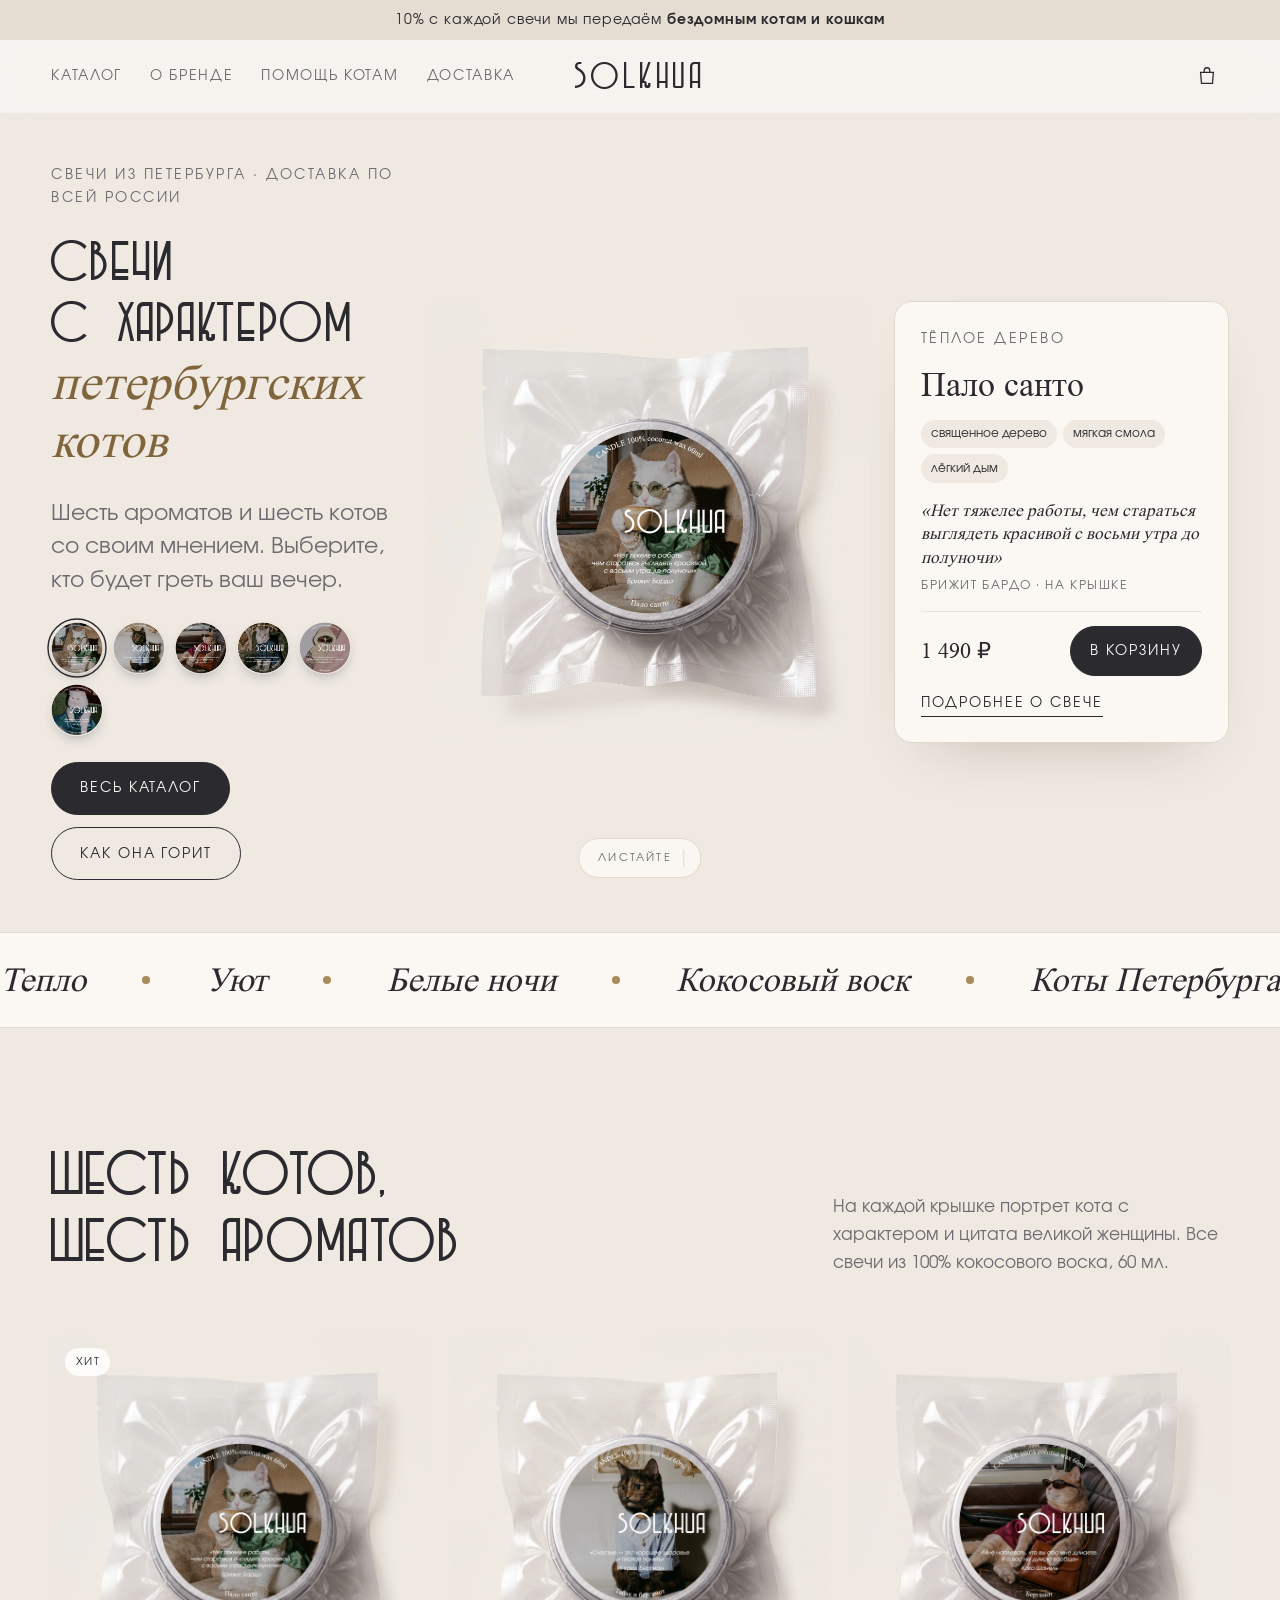
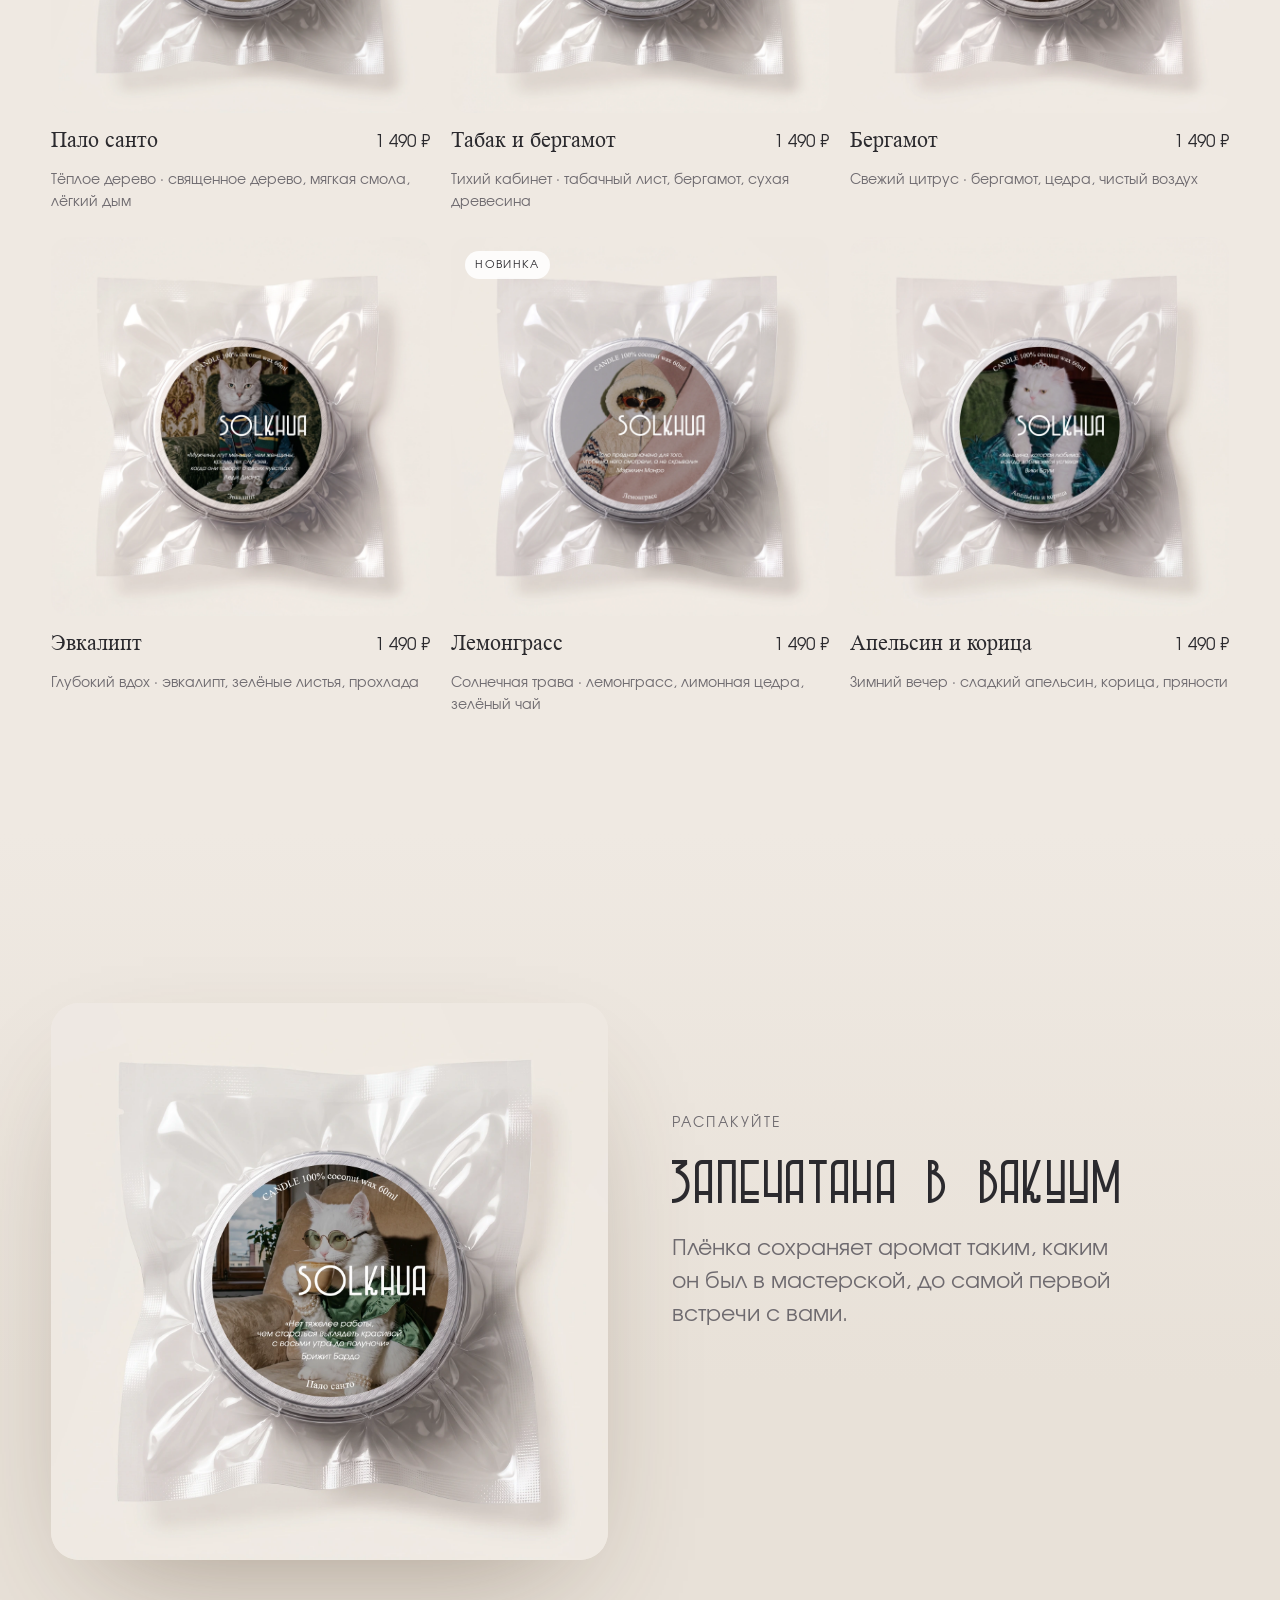
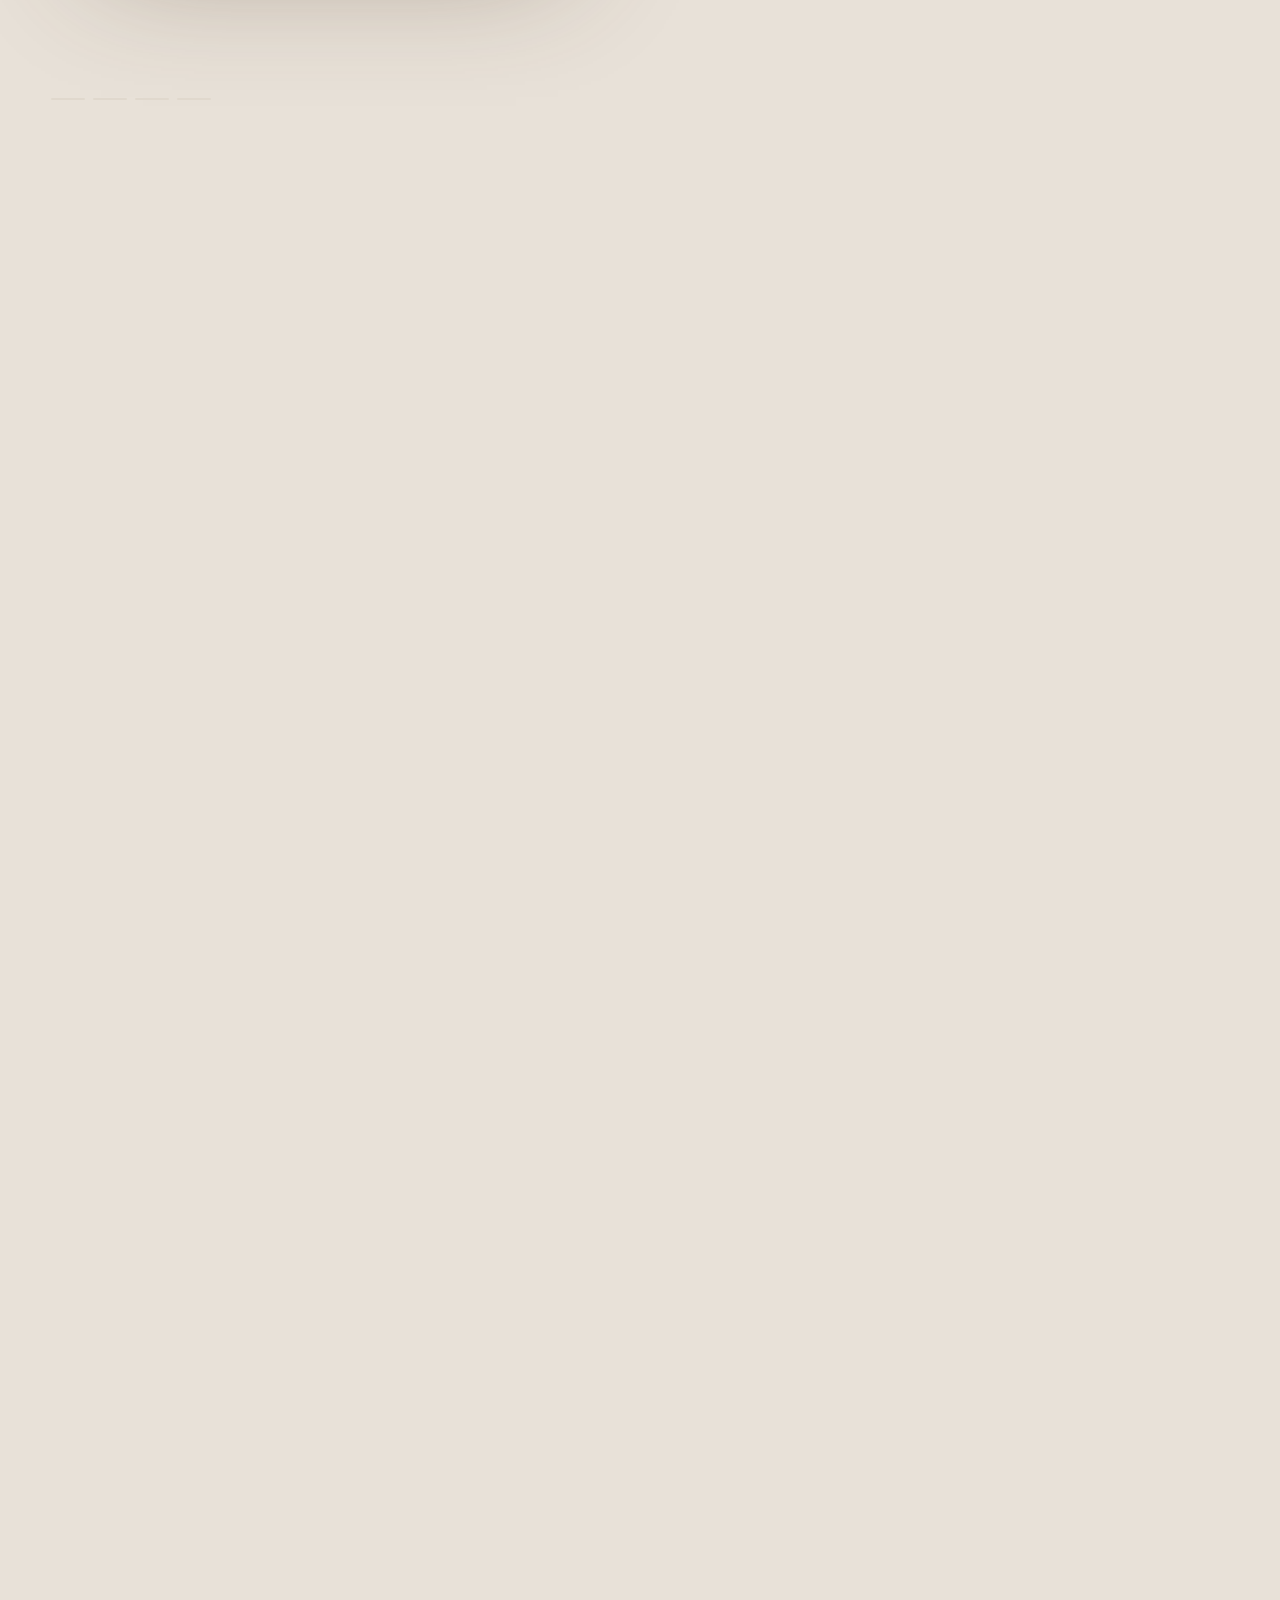
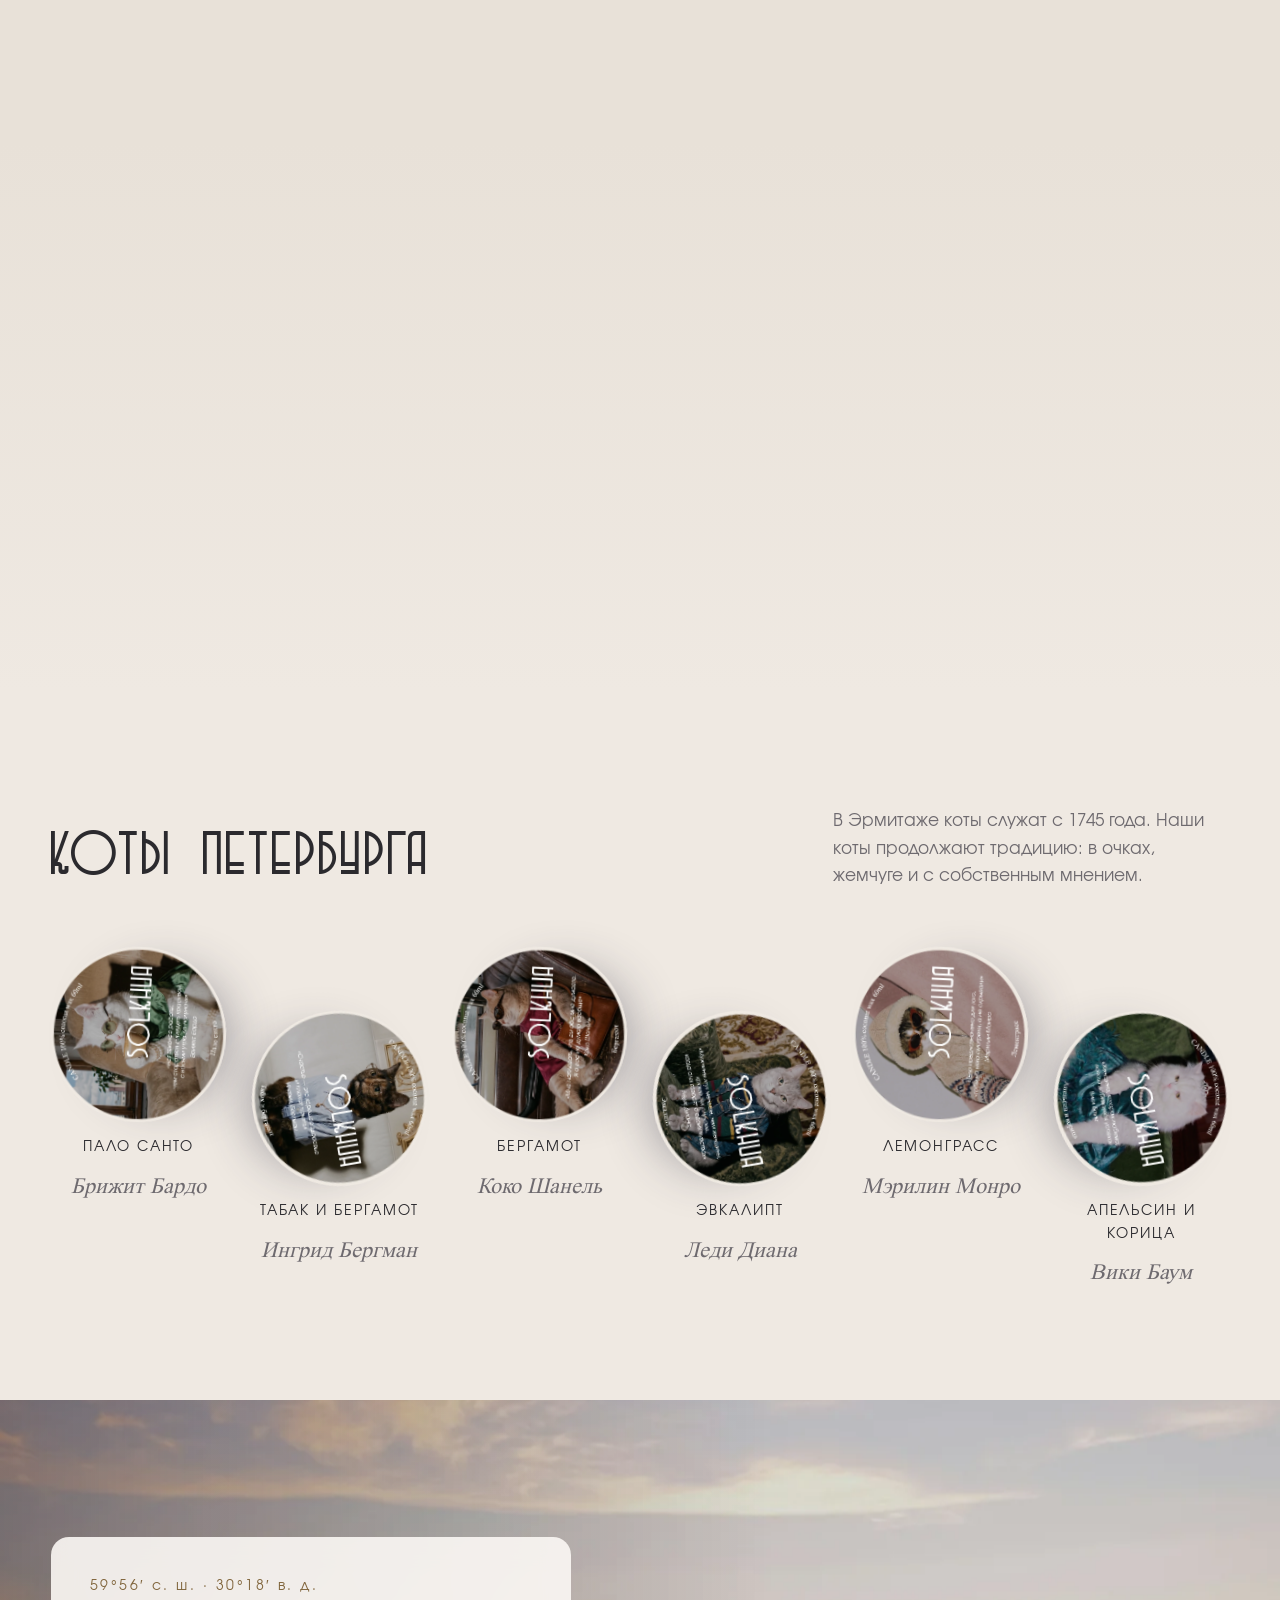
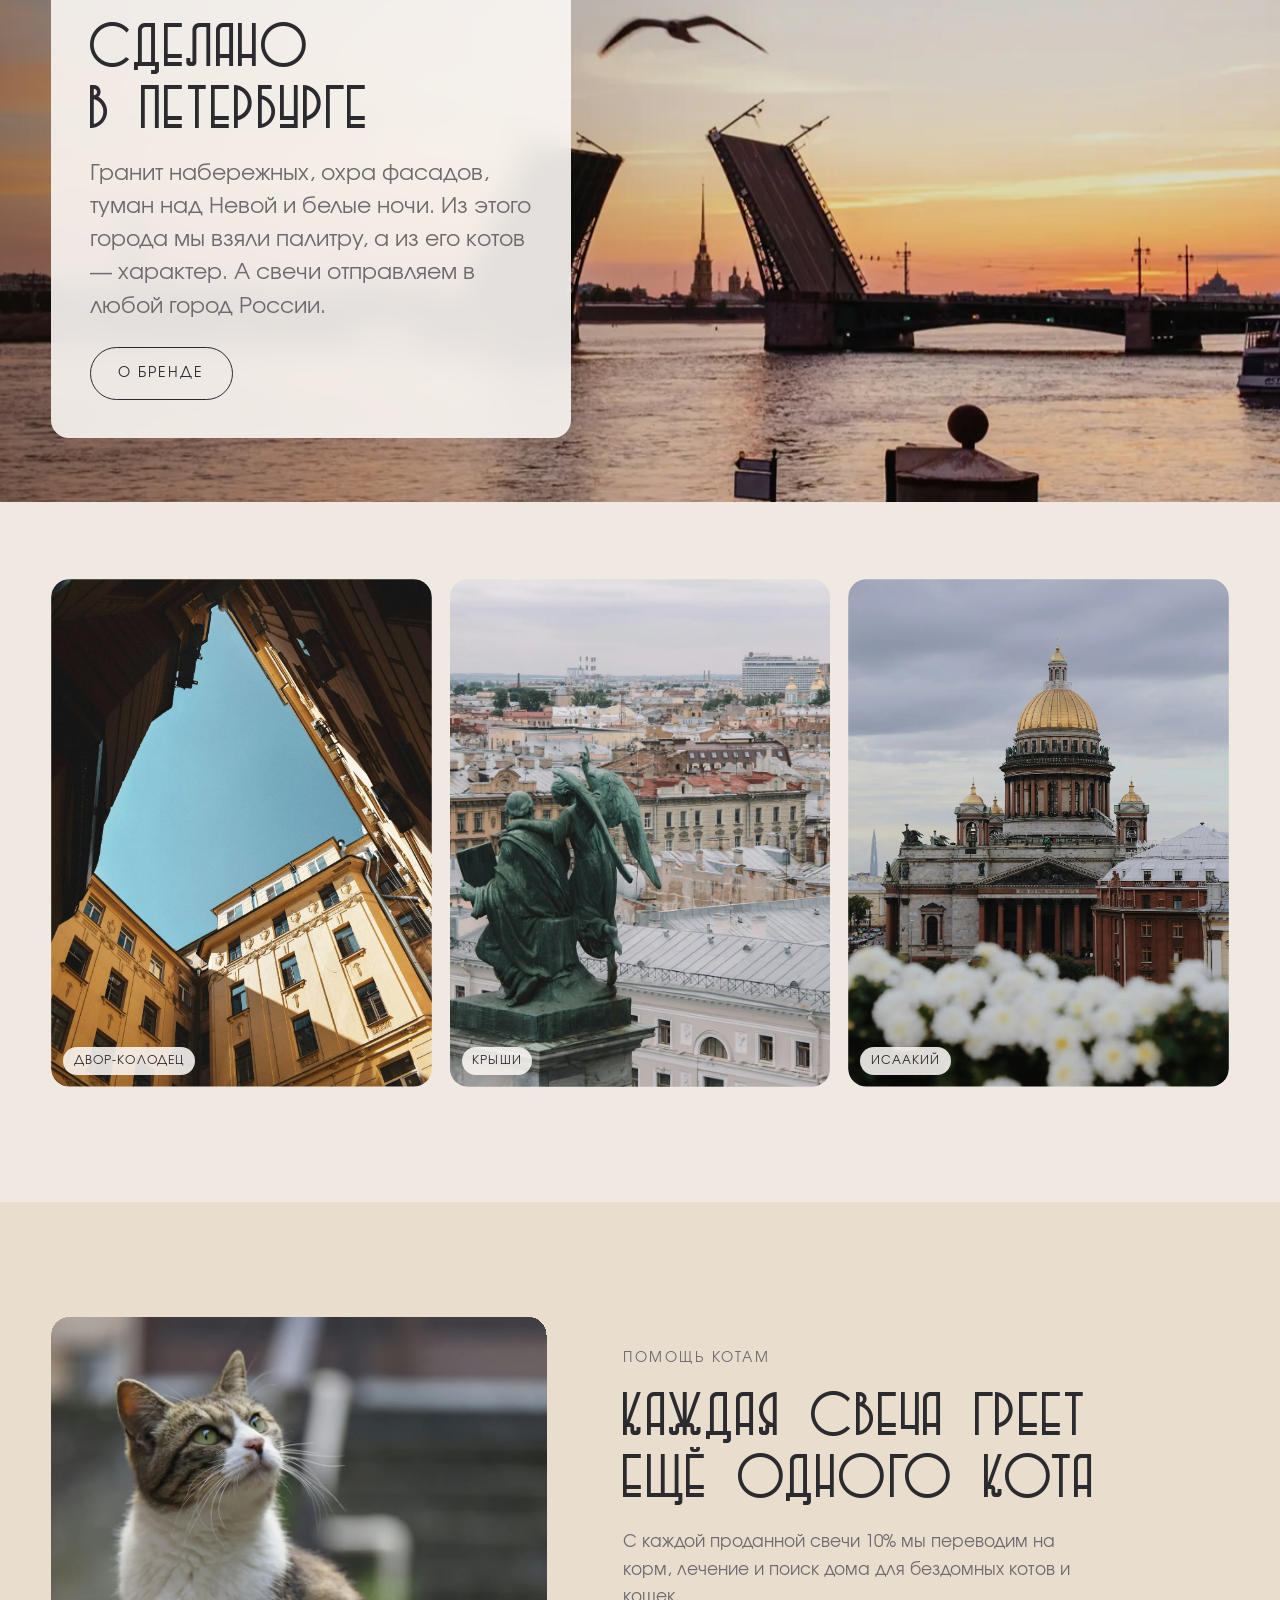
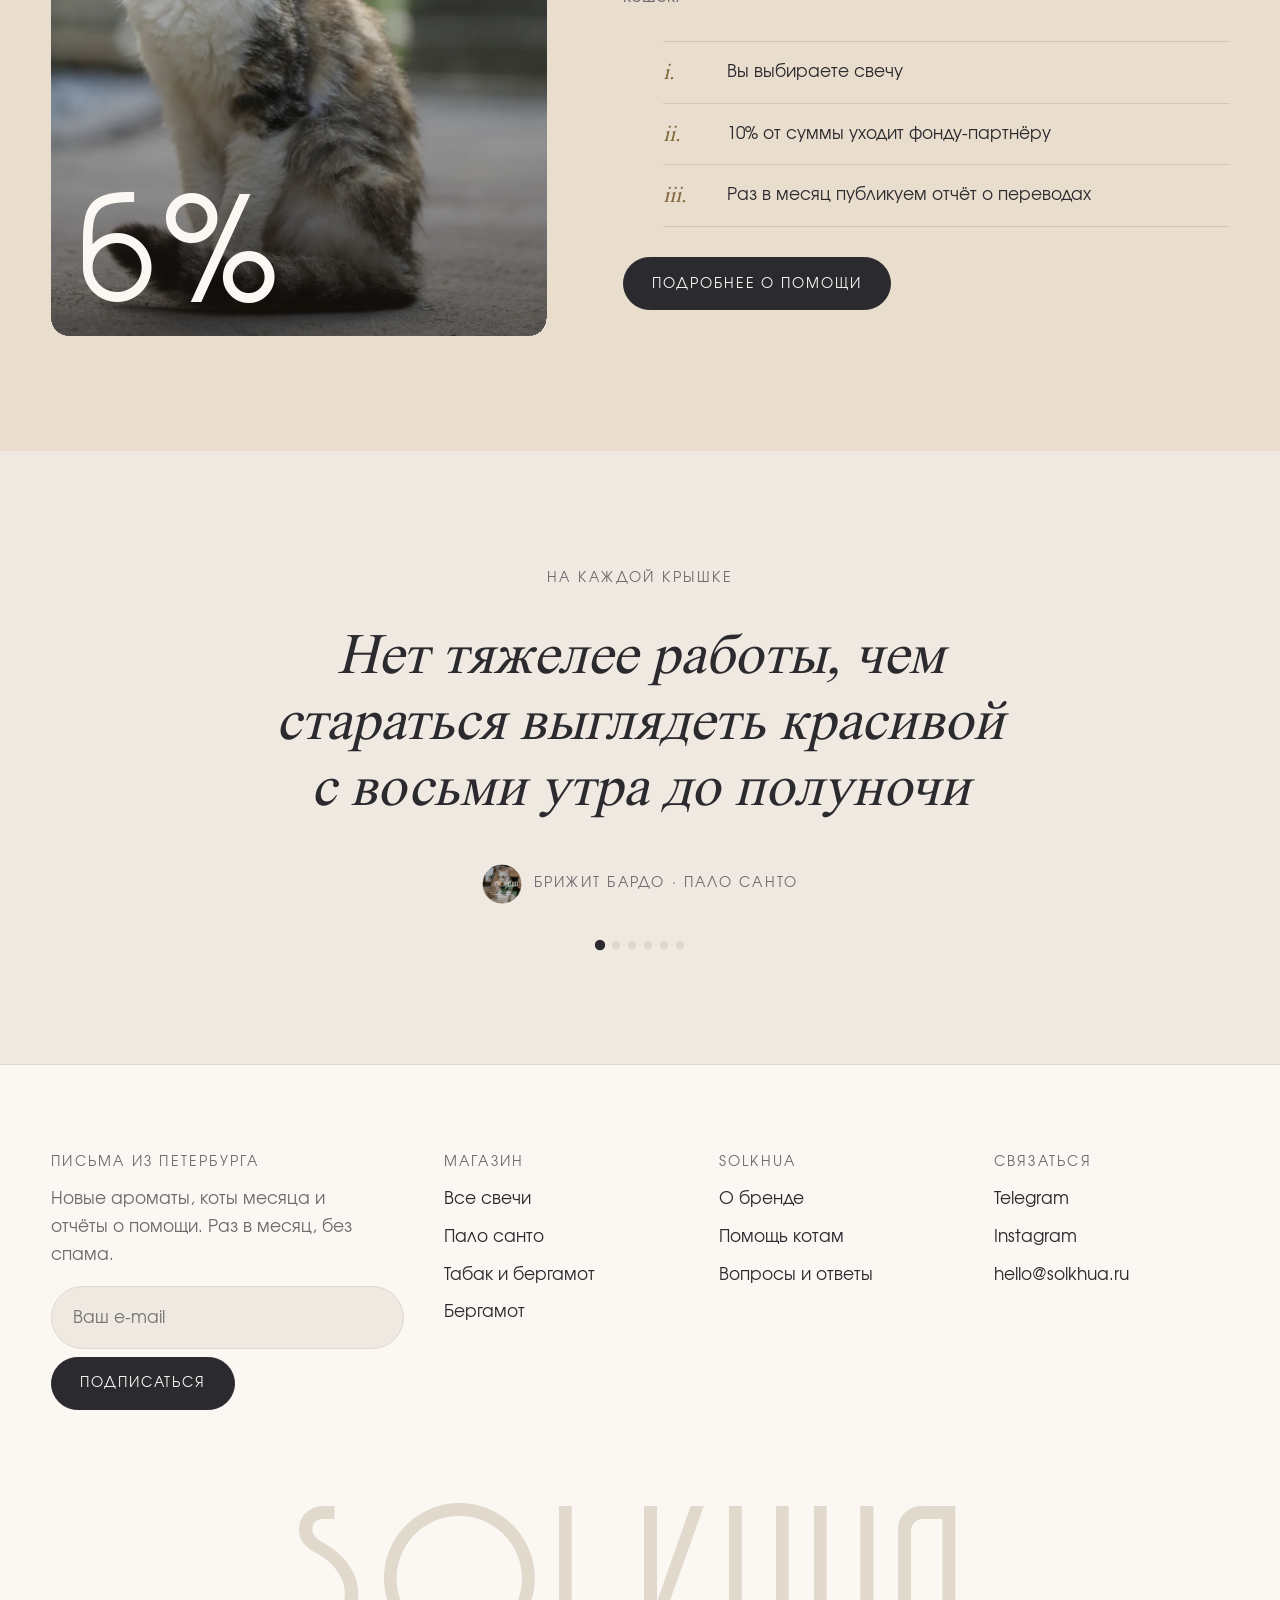
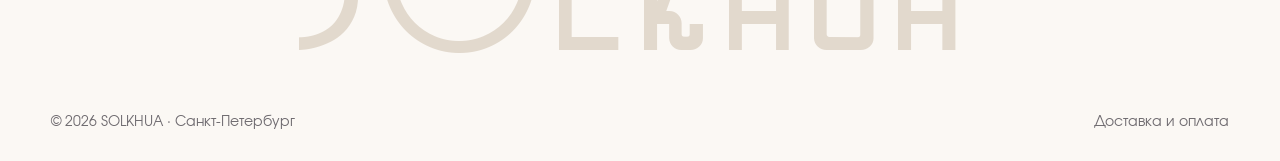
<file: index.html>
<!doctype html>
<html lang="ru">
<head>
<meta charset="utf-8">
<meta name="viewport" content="width=device-width, initial-scale=1, viewport-fit=cover">
<title>SOLKHUA — свечи с характером петербургских котов</title>
<meta name="description" content="Ароматические свечи из 100% кокосового воска из Петербурга. Шесть ароматов, шесть котов с характером. 10% с каждой свечи — бездомным котам и кошкам.">
<meta name="theme-color" content="#EFE9E2">
<meta property="og:title" content="SOLKHUA — свечи с характером петербургских котов">
<meta property="og:description" content="Ароматические свечи из 100% кокосового воска из Петербурга. Шесть ароматов, шесть котов с характером. 10% с каждой свечи — бездомным котам и кошкам.">
<meta property="og:image" content="assets/img/og.jpg">
<meta property="og:type" content="website">
<link rel="icon" href="favicon.ico" sizes="32x32">
<link rel="icon" href="assets/img/favicon-light.svg" type="image/svg+xml" media="(prefers-color-scheme: light)">
<link rel="icon" href="assets/img/favicon-dark.svg" type="image/svg+xml" media="(prefers-color-scheme: dark)">
<link rel="apple-touch-icon" href="assets/img/apple-touch-icon.png">
<link rel="manifest" href="site.webmanifest">
<link rel="preload" href="fonts/Molodnyak.woff2?v=2" as="font" type="font/woff2" crossorigin>
<link rel="preload" href="fonts/Evolventa-Regular.woff2?v=2" as="font" type="font/woff2" crossorigin>
<link rel="stylesheet" href="assets/css/style.css?v=20261005b">
<script>document.documentElement.classList.add("js")</script>
</head>
<body data-page="home">
<main id="main">
  <section class="hero" id="hero" aria-label="Выберите аромат">
    <div class="wrap hero-in">
      <div class="hero-copy">
        <span class="eyebrow reveal">Свечи из Петербурга · доставка по всей России</span>
        <h1 data-split>Свечи с&nbsp;характером <span class="serif">петербургских котов</span></h1>
        <p class="lead reveal d1">Шесть ароматов и шесть котов со своим мнением. Выберите, кто будет греть ваш вечер.</p>
        <div class="picker reveal d2" id="picker" role="group" aria-label="Ароматы"></div>
        <div class="hero-actions reveal d3">
          <a class="btn" href="catalog.html">Весь каталог</a>
          <a class="btn light" href="#story">Как она горит</a>
        </div>
      </div>
      <div class="hero-stage">
        <div class="hero-float"><div class="hero-tilt" id="hero-tilt">
          <img class="hero-candle" id="hero-candle" src="assets/img/product-palo-santo.webp?v=20261005b" alt="Свеча SOLKHUA «Пало санто» в прозрачной вакуумной упаковке" width="1400" height="1400" fetchpriority="high">
        </div></div>
      </div>
      <div class="hero-panel hero-swap" id="hero-panel" aria-live="polite"></div>
    </div>
  </section>

  <div class="marquee" aria-hidden="true">
    <div class="marquee-track">
      <span>Тепло</span><span>Уют</span><span>Белые ночи</span><span>Кокосовый воск</span><span>Коты Петербурга</span><span>Доставка по всей России</span>
      <span>Тепло</span><span>Уют</span><span>Белые ночи</span><span>Кокосовый воск</span><span>Коты Петербурга</span><span>Доставка по всей России</span>
    </div>
  </div>

  <section class="wrap" id="catalog">
    <div class="head">
      <h2 data-split>Шесть котов, шесть ароматов</h2>
      <p class="reveal">На каждой крышке портрет кота с характером и цитата великой женщины. Все свечи из 100% кокосового воска, 60&nbsp;мл.</p>
    </div>
    <div class="grid" id="grid"></div>
  </section>

  <section class="story" id="story" aria-label="Как зажечь свечу">
    <div class="story-track" id="story-track">
      <div class="story-stick">
        <div class="stage" id="stage">
          <div class="frame on"><img src="assets/img/product-palo-santo.webp?v=20261005b" alt="Свеча в вакуумной упаковке" loading="lazy"></div>
          <div class="frame"><img src="assets/img/open-palo-santo.webp?v=20261005b" alt="Открытая свеча «Пало санто» и крышка с этикеткой" loading="lazy"></div>
          <div class="frame frame-zoom"><img src="assets/img/lit.webp?v=20261005b" alt="Горящая свеча из кокосового воска" loading="lazy"></div>
          <div class="frame"><img src="assets/img/cats/care.webp" alt="Человек гладит уличного кота" loading="lazy"></div>
        </div>
        <div class="steps">
          <div class="step on">
            <span class="eyebrow">Распакуйте</span>
            <h3>Запечатана в&nbsp;вакуум</h3>
            <p>Плёнка сохраняет аромат таким, каким он был в мастерской, до самой первой встречи с вами.</p>
          </div>
          <div class="step">
            <span class="eyebrow">Откройте</span>
            <h3>Открутите крышку</h3>
            <div class="specs">
              <div><b>100%</b><span>кокосовый воск</span></div>
              <div><b>60 мл</b><span>объём</span></div>
              <div><b>Al</b><span>банка с резьбой</span></div>
            </div>
          </div>
          <div class="step">
            <span class="eyebrow">Зажгите</span>
            <h3>Тепло и уют</h3>
            <p>Кокосовый воск горит мягко и ровно. Зажгите фитиль, и дома станет тепло и спокойно, в каком бы городе вы ни были.</p>
          </div>
          <div class="step">
            <span class="eyebrow">Каждая свеча помогает</span>
            <div class="big-num">10%</div>
            <p>С продажи каждой свечи мы отправляем бездомным котам и кошкам.</p>
            <a class="link" href="charity.html" style="align-self:flex-start">Как мы помогаем</a>
          </div>
        </div>
        <div class="story-dots" aria-hidden="true"><i></i><i></i><i></i><i></i></div>
      </div>
    </div>
  </section>

  <section class="wrap cats-sec">
    <div class="head">
      <h2 data-split>Коты Петербурга</h2>
      <p class="reveal">В Эрмитаже коты служат с 1745 года. Наши коты продолжают традицию: в очках, жемчуге и с собственным мнением.</p>
    </div>
    <div class="cats" id="cats"></div>
  </section>

  <section class="city" aria-label="Петербург">
    <div class="city-img"><img src="assets/img/spb/bridge.webp" alt="Разведённый мост над Невой в белую ночь" loading="lazy" data-parallax></div>
    <div class="wrap city-in">
      <div class="city-card reveal">
        <span class="coords">59°56′ с. ш. · 30°18′ в. д.</span>
        <h2>Сделано в&nbsp;Петербурге</h2>
        <p class="lead">Гранит набережных, охра фасадов, туман над Невой и белые ночи. Из этого города мы взяли палитру, а из его котов — характер. А свечи отправляем в любой город России.</p>
        <a class="btn light" href="about.html">О бренде</a>
      </div>
    </div>
  </section>

  <section class="wrap" style="padding-top:clamp(40px,6vw,90px)">
    <div class="board3">
      <figure class="reveal-img"><img src="assets/img/spb/courtyard.webp" alt="Петербургский двор-колодец" loading="lazy"><figcaption>двор-колодец</figcaption></figure>
      <figure class="reveal-img d1"><img src="assets/img/spb/rooftops.webp" alt="Крыши Петербурга и скульптура ангела" loading="lazy"><figcaption>крыши</figcaption></figure>
      <figure class="reveal-img d2"><img src="assets/img/spb/isaac-flowers.webp" alt="Исаакиевский собор и белые цветы" loading="lazy"><figcaption>Исаакий</figcaption></figure>
    </div>
  </section>

  <section class="charity">
    <div class="wrap charity-in">
      <div class="charity-media reveal-img"><img src="assets/img/cats/hope.webp" alt="Уличный кот смотрит вверх" loading="lazy"><span class="charity-num" data-count="10">10%</span></div>
      <div class="reveal d1">
        <span class="eyebrow">Помощь котам</span>
        <h2>Каждая свеча греет ещё одного кота</h2>
        <p class="muted" style="max-width:52ch">С каждой проданной свечи 10% мы переводим на корм, лечение и поиск дома для бездомных котов и кошек.</p>
        <ol class="steps-list">
          <li><b>i.</b><span>Вы выбираете свечу</span></li>
          <li><b>ii.</b><span>10% от суммы уходит фонду-партнёру</span></li>
          <li><b>iii.</b><span>Раз в месяц публикуем отчёт о переводах</span></li>
        </ol>
        <a class="btn" href="charity.html">Подробнее о помощи</a>
      </div>
    </div>
  </section>

  <section class="wrap big-quote" aria-label="Цитаты с крышек">
    <span class="eyebrow reveal" style="display:block;text-align:center;margin-bottom:24px">На каждой крышке</span>
    <div class="quotes" id="quotes"></div>
    <div class="q-dots" id="q-dots" role="group" aria-label="Выбор цитаты"></div>
  </section>
</main>
<script src="assets/js/data.js?v=20261005b"></script>
<script src="assets/js/app.js?v=20261005b"></script>
</body>
</html>
</file>
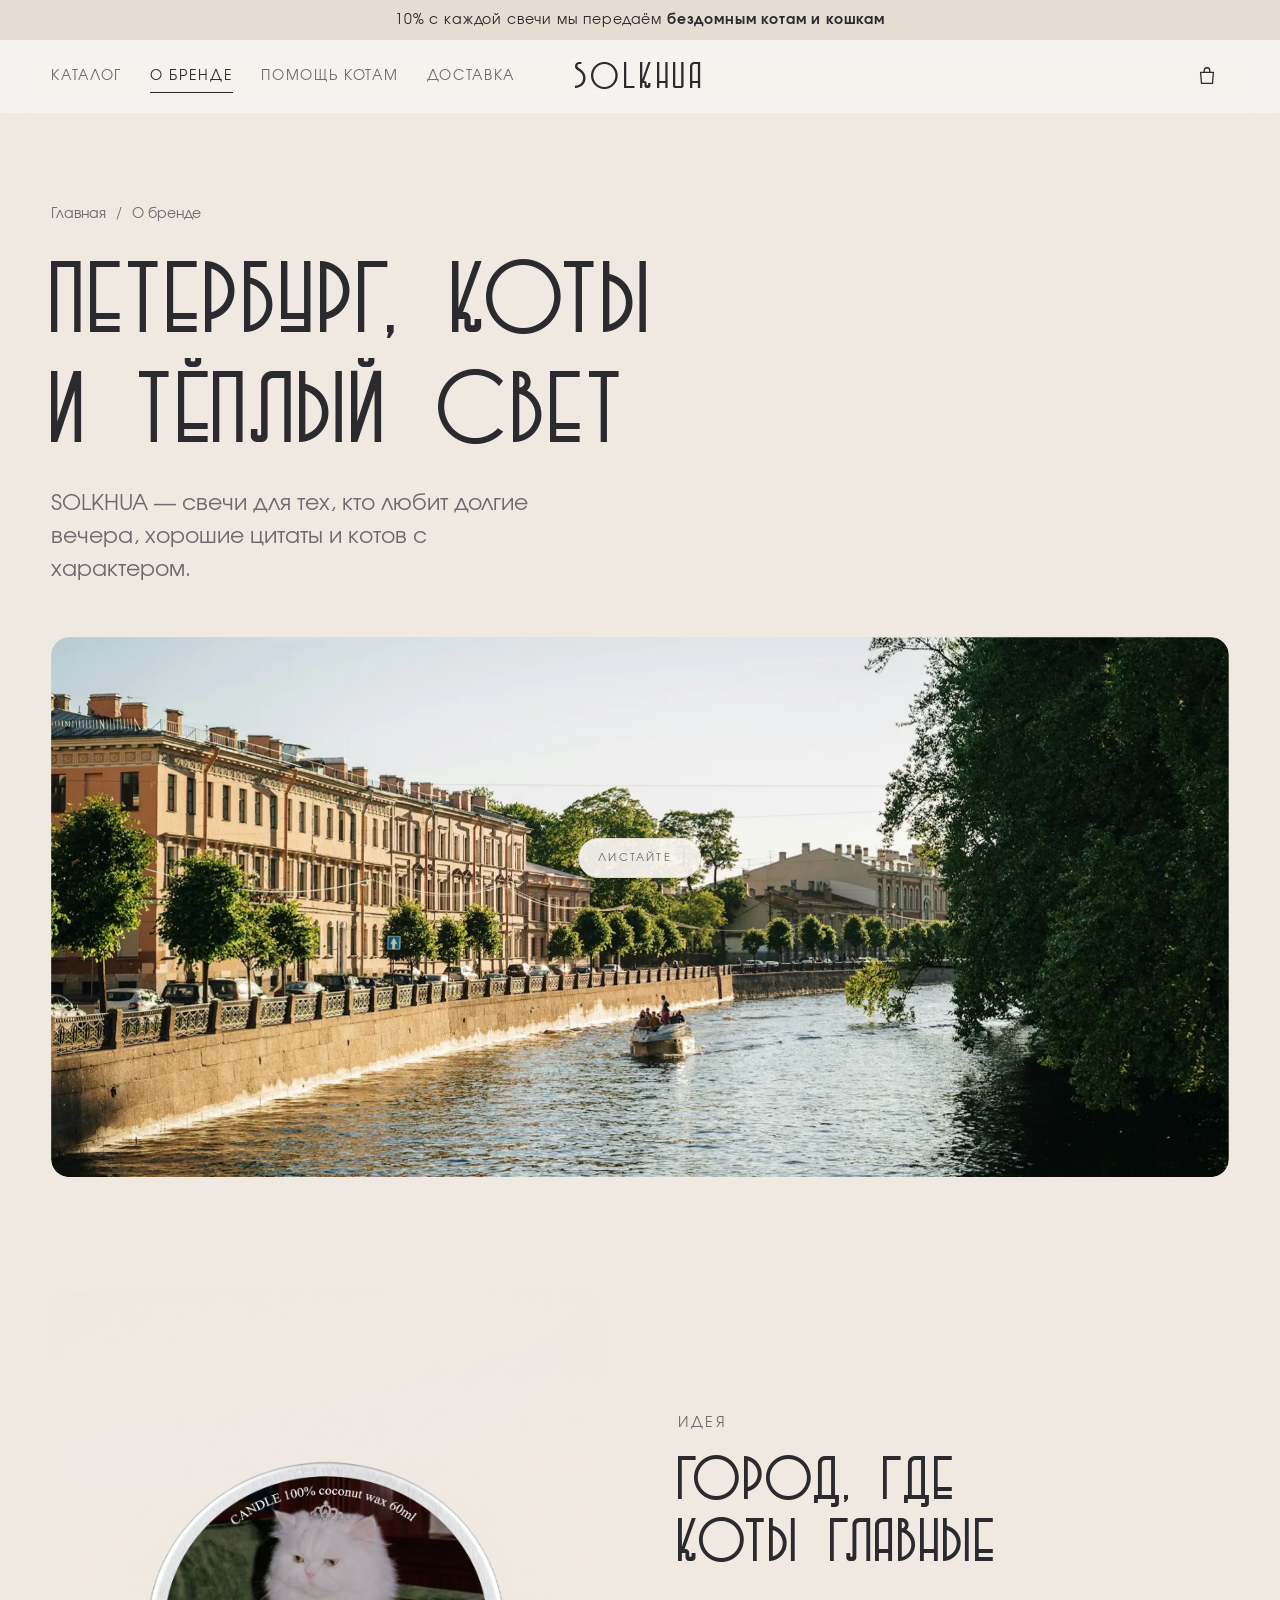
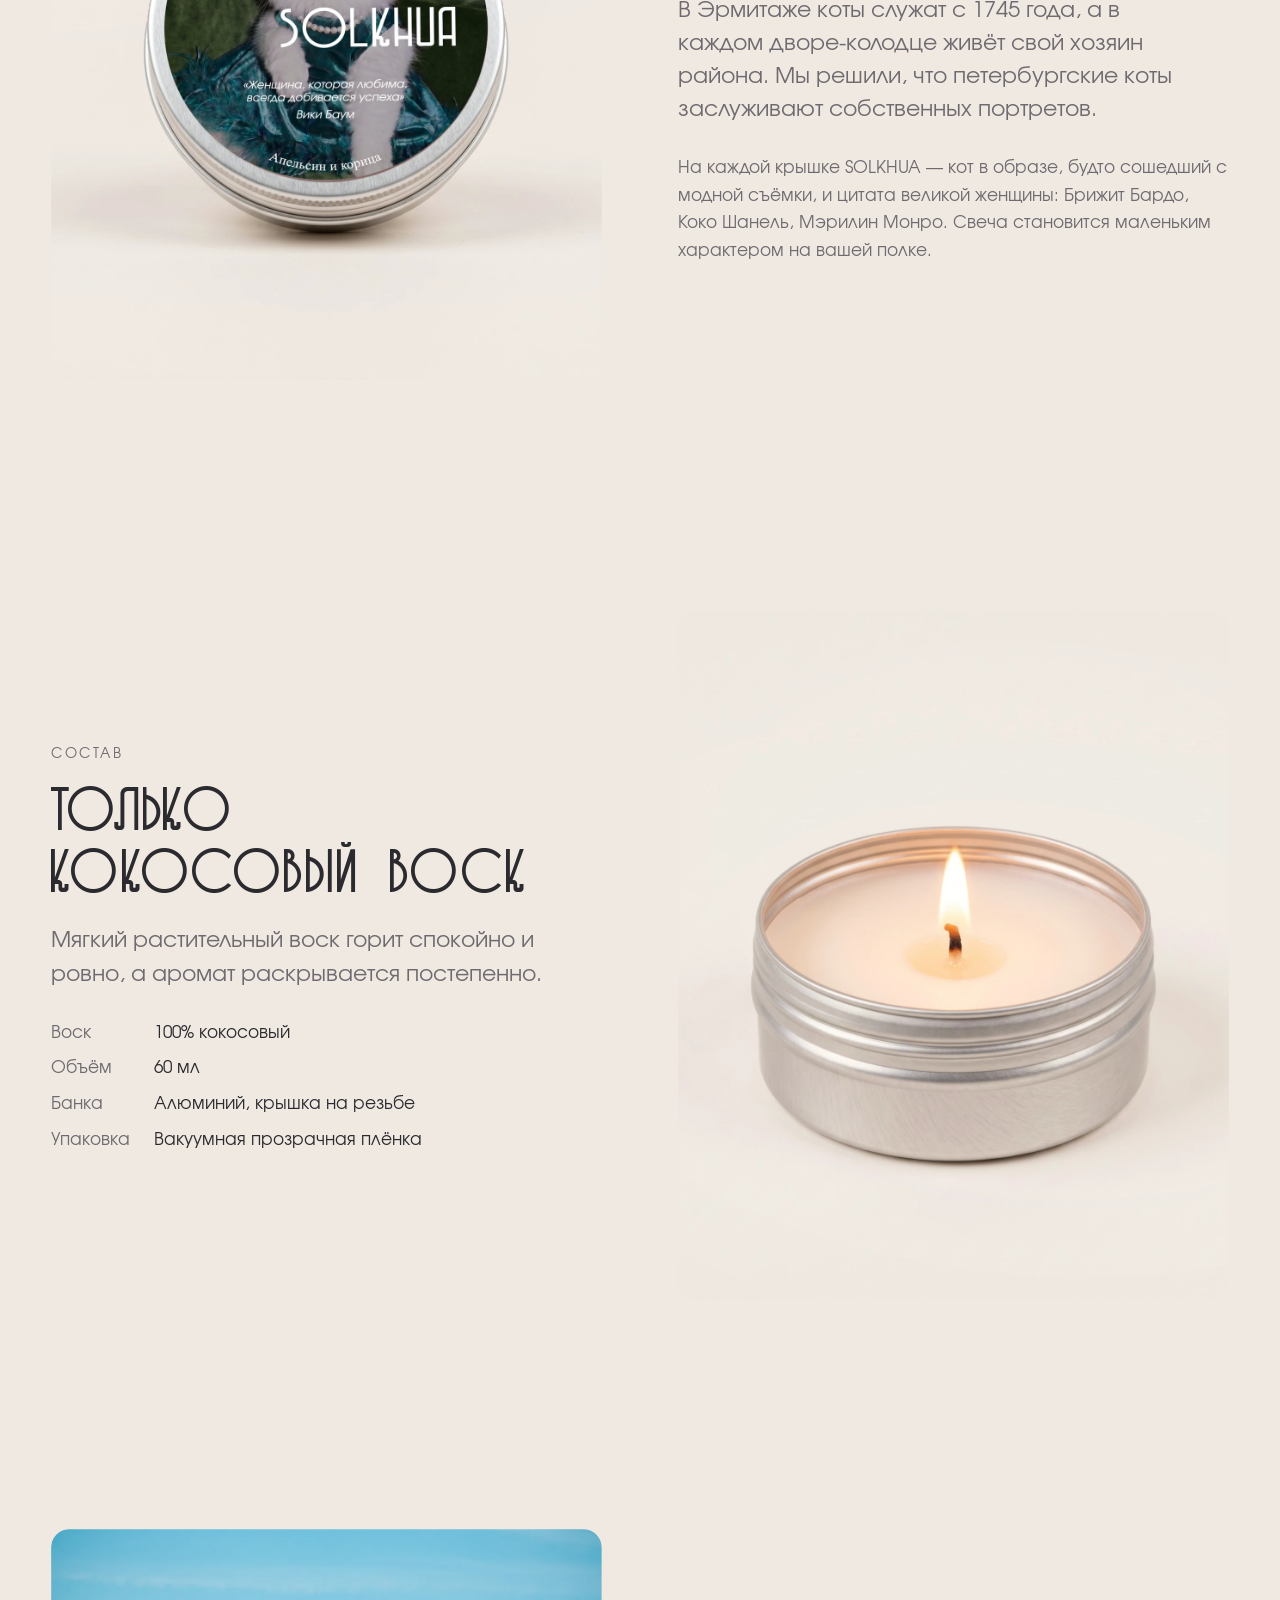
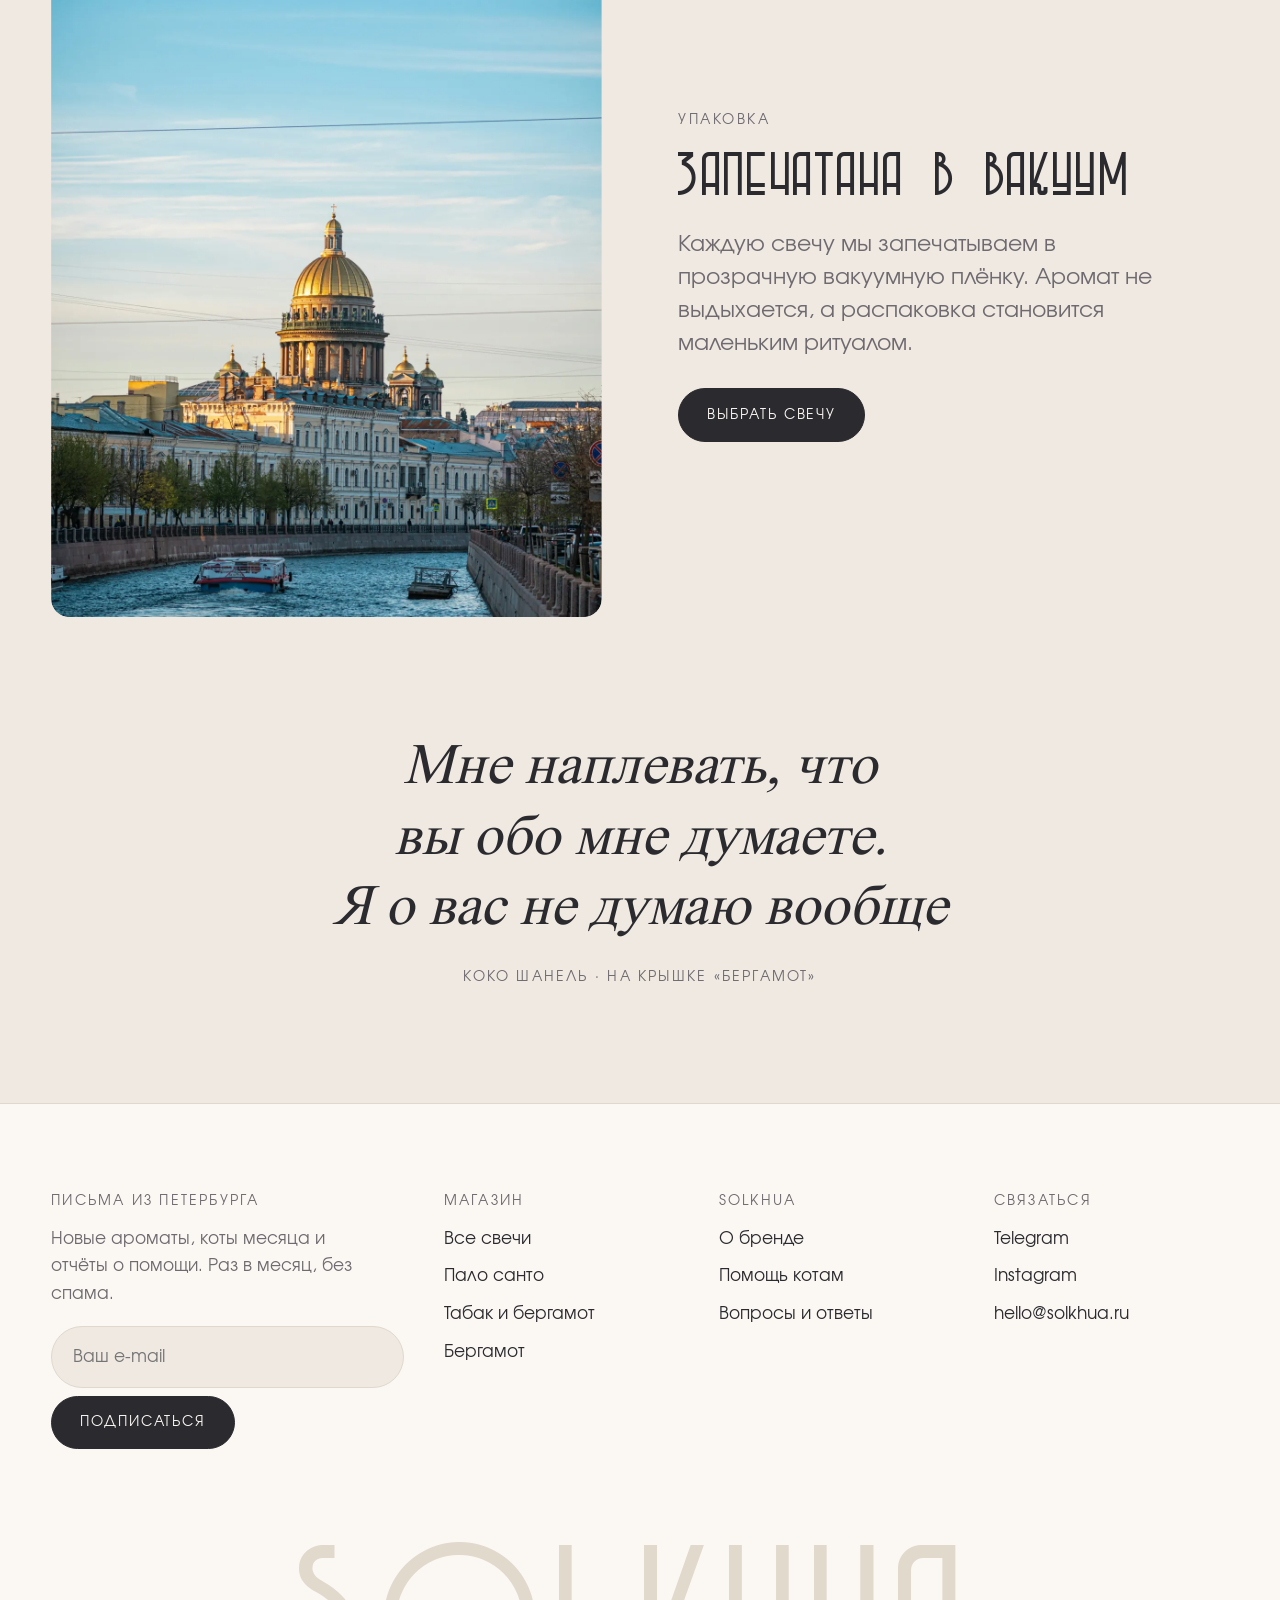
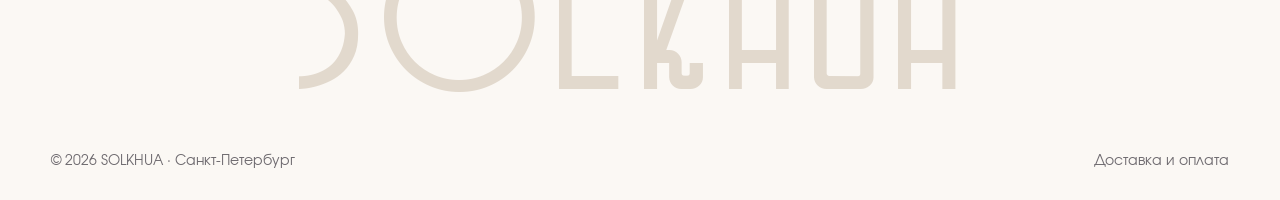
<file: about.html>
<!doctype html>
<html lang="ru">
<head>
<meta charset="utf-8">
<meta name="viewport" content="width=device-width, initial-scale=1, viewport-fit=cover">
<title>О бренде — SOLKHUA</title>
<meta name="description" content="SOLKHUA — петербургский бренд свечей из кокосового воска с портретами котов на крышках.">
<meta name="theme-color" content="#EFE9E2">
<meta property="og:title" content="О бренде — SOLKHUA">
<meta property="og:description" content="SOLKHUA — петербургский бренд свечей из кокосового воска с портретами котов на крышках.">
<meta property="og:image" content="assets/img/og.jpg">
<meta property="og:type" content="website">
<link rel="icon" href="favicon.ico" sizes="32x32">
<link rel="icon" href="assets/img/favicon-light.svg" type="image/svg+xml" media="(prefers-color-scheme: light)">
<link rel="icon" href="assets/img/favicon-dark.svg" type="image/svg+xml" media="(prefers-color-scheme: dark)">
<link rel="apple-touch-icon" href="assets/img/apple-touch-icon.png">
<link rel="manifest" href="site.webmanifest">
<link rel="preload" href="fonts/Molodnyak.woff2?v=2" as="font" type="font/woff2" crossorigin>
<link rel="preload" href="fonts/Evolventa-Regular.woff2?v=2" as="font" type="font/woff2" crossorigin>
<link rel="stylesheet" href="assets/css/style.css?v=20261005b">
<script>document.documentElement.classList.add("js")</script>
</head>
<body data-page="about">
<main id="main">
  <header class="page-head wrap">
    <nav class="crumbs" aria-label="Навигация"><a href="index.html">Главная</a><span>/</span><span>О бренде</span></nav>
    <h1 data-split>Петербург, коты и&nbsp;тёплый свет</h1>
    <p class="lead reveal">SOLKHUA — свечи для тех, кто любит долгие вечера, хорошие цитаты и котов с характером.</p>
  </header>

  <div class="wide-img reveal-img"><img src="assets/img/spb/canal.webp" alt="Канал в Петербурге летом" loading="lazy" data-parallax></div>

  <section class="wrap">
    <div class="split-block">
      <div class="media-r reveal-img"><img src="assets/img/closed-apelsin-koritsa.webp?v=20261005b" alt="Свеча «Апельсин и корица»" loading="lazy"></div>
      <div class="reveal d1">
        <span class="eyebrow">Идея</span>
        <h2 style="margin-top:12px">Город, где коты главные</h2>
        <p class="lead">В Эрмитаже коты служат с 1745 года, а в каждом дворе-колодце живёт свой хозяин района. Мы решили, что петербургские коты заслуживают собственных портретов.</p>
        <p class="muted">На каждой крышке SOLKHUA — кот в образе, будто сошедший с модной съёмки, и цитата великой женщины: Брижит Бардо, Коко Шанель, Мэрилин Монро. Свеча становится маленьким характером на вашей полке.</p>
      </div>
    </div>
  </section>

  <section class="wrap">
    <div class="split-block rev">
      <div class="media-r reveal-img"><img src="assets/img/lit.webp?v=20261005b" alt="Горящая свеча из кокосового воска" loading="lazy"></div>
      <div class="reveal d1">
        <span class="eyebrow">Состав</span>
        <h2 style="margin-top:12px">Только кокосовый воск</h2>
        <p class="lead">Мягкий растительный воск горит спокойно и ровно, а аромат раскрывается постепенно.</p>
        <dl class="spec-table" style="margin-top:8px">
          <dt>Воск</dt><dd>100% кокосовый</dd>
          <dt>Объём</dt><dd>60 мл</dd>
          <dt>Банка</dt><dd>Алюминий, крышка на резьбе</dd>
          <dt>Упаковка</dt><dd>Вакуумная прозрачная плёнка</dd>
        </dl>
      </div>
    </div>
  </section>

  <section class="wrap">
    <div class="split-block">
      <div class="media-r reveal-img"><img src="assets/img/spb/isaac-canal.webp" alt="Исаакиевский собор над каналом" loading="lazy"></div>
      <div class="reveal d1">
        <span class="eyebrow">Упаковка</span>
        <h2 style="margin-top:12px">Запечатана в вакуум</h2>
        <p class="lead">Каждую свечу мы запечатываем в прозрачную вакуумную плёнку. Аромат не выдыхается, а распаковка становится маленьким ритуалом.</p>
        <a class="btn" href="catalog.html">Выбрать свечу</a>
      </div>
    </div>
  </section>

  <section class="big-quote wrap" style="padding-top:0">
    <blockquote data-split>Мне наплевать, что вы обо мне думаете. Я&nbsp;о&nbsp;вас не&nbsp;думаю вообще</blockquote>
    <cite class="reveal">Коко Шанель · на крышке «Бергамот»</cite>
  </section>
</main>
<script src="assets/js/data.js?v=20261005b"></script>
<script src="assets/js/app.js?v=20261005b"></script>
</body>
</html>
</file>
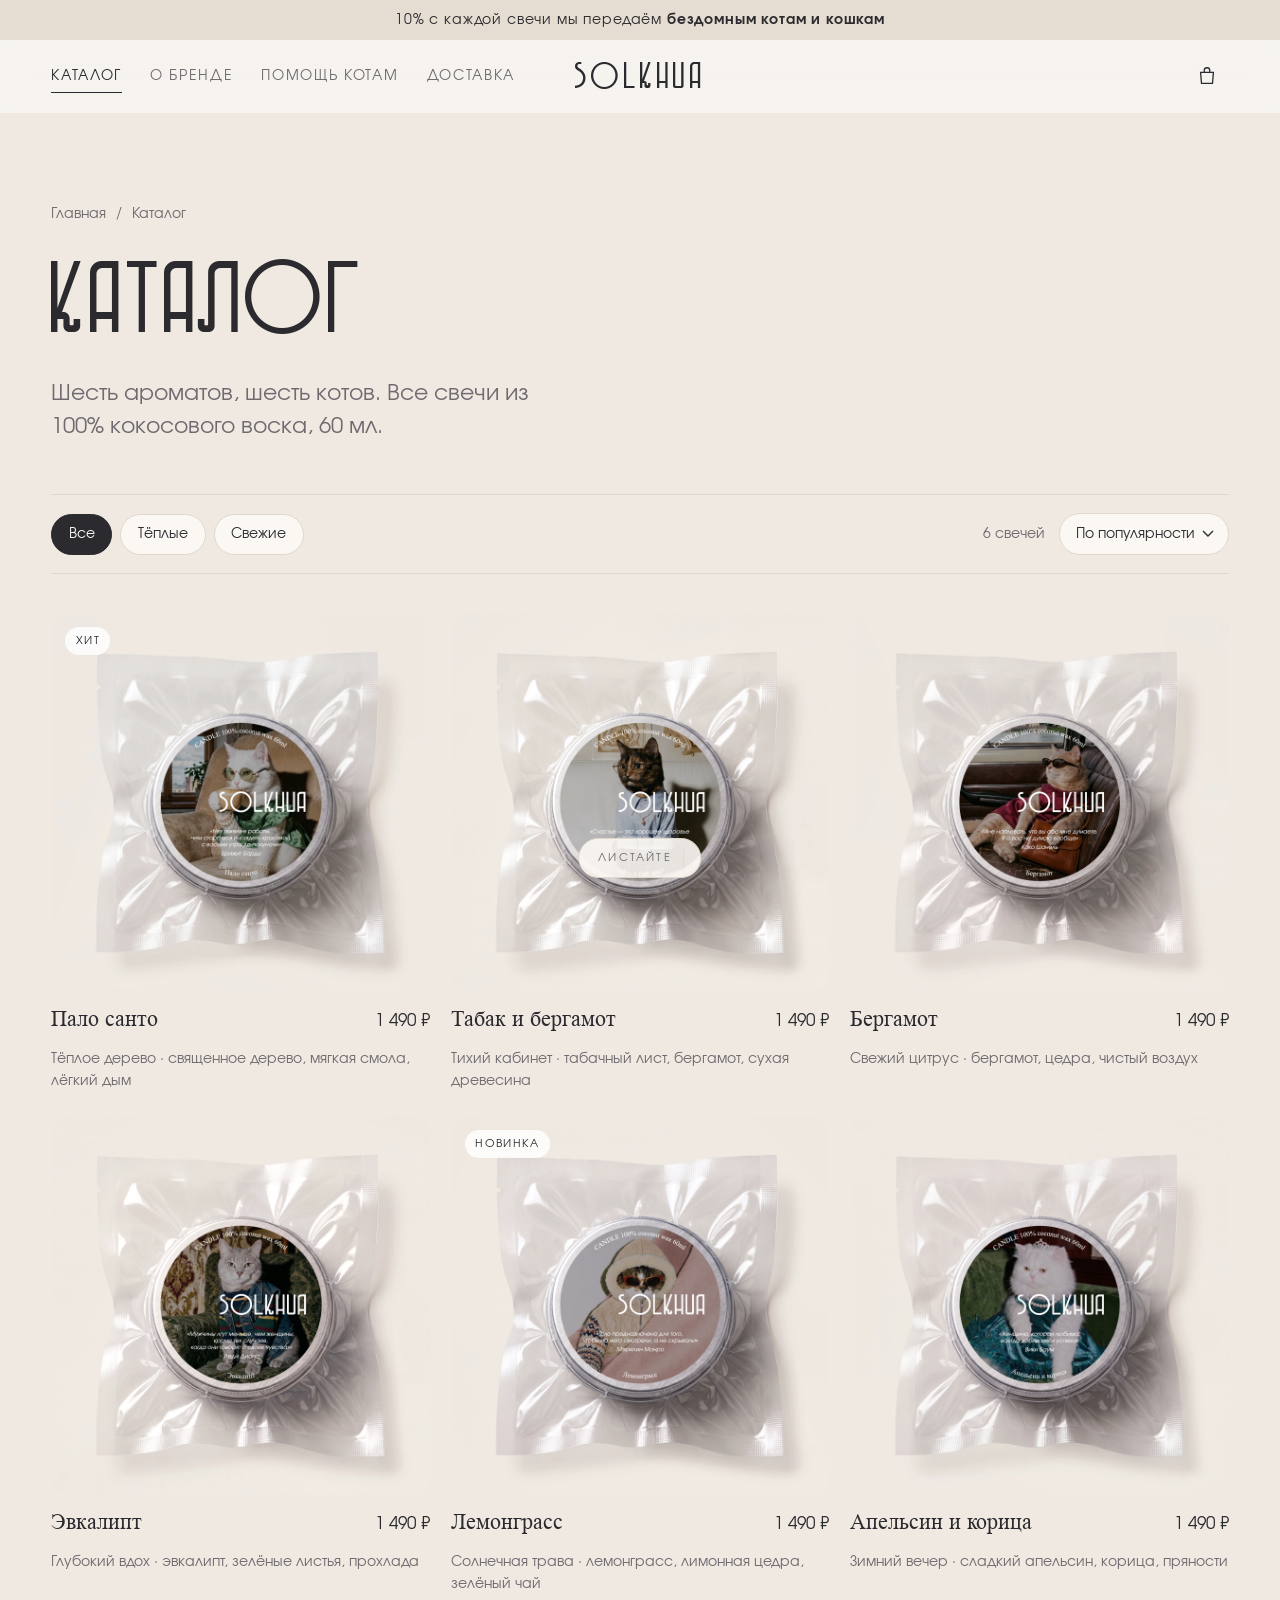
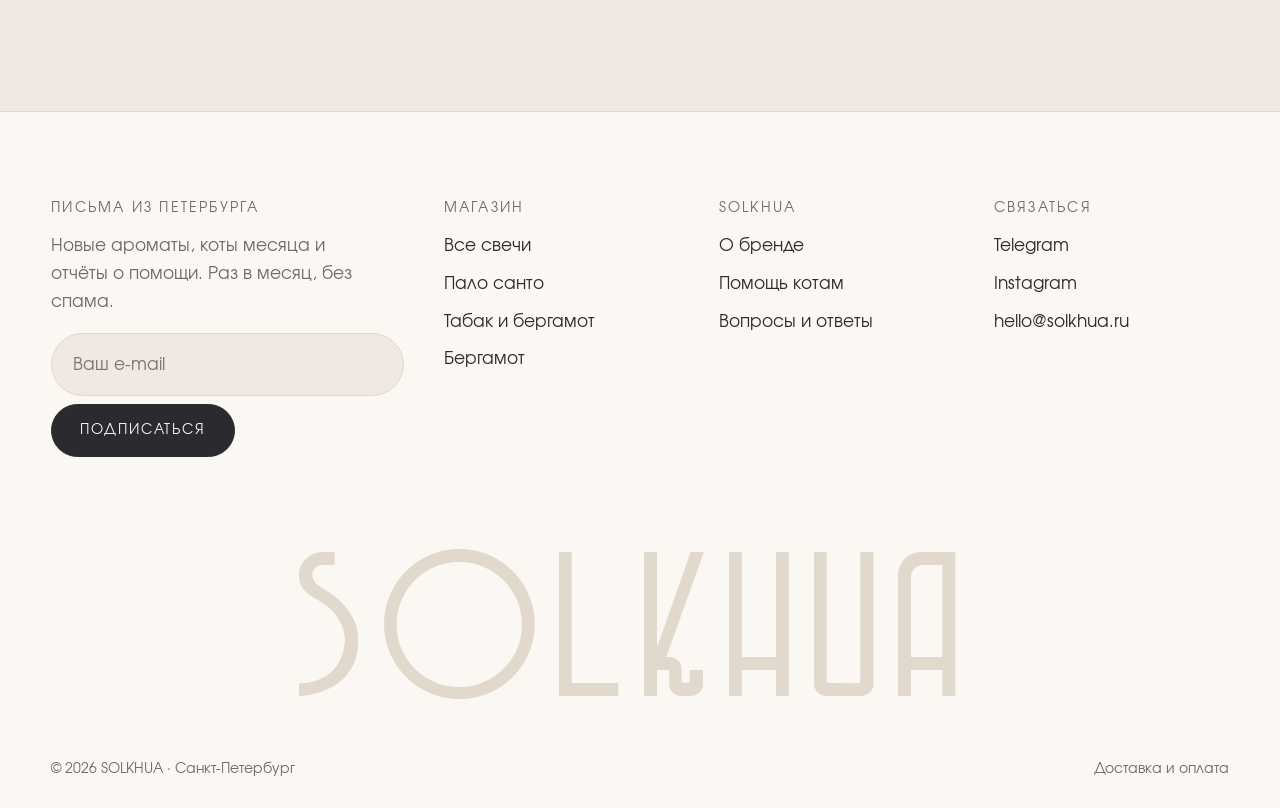
<file: catalog.html>
<!doctype html>
<html lang="ru">
<head>
<meta charset="utf-8">
<meta name="viewport" content="width=device-width, initial-scale=1, viewport-fit=cover">
<title>Каталог — SOLKHUA</title>
<meta name="description" content="Все свечи SOLKHUA: шесть ароматов из 100% кокосового воска в алюминиевой банке 60 мл.">
<meta name="theme-color" content="#EFE9E2">
<meta property="og:title" content="Каталог — SOLKHUA">
<meta property="og:description" content="Все свечи SOLKHUA: шесть ароматов из 100% кокосового воска в алюминиевой банке 60 мл.">
<meta property="og:image" content="assets/img/og.jpg">
<meta property="og:type" content="website">
<link rel="icon" href="favicon.ico" sizes="32x32">
<link rel="icon" href="assets/img/favicon-light.svg" type="image/svg+xml" media="(prefers-color-scheme: light)">
<link rel="icon" href="assets/img/favicon-dark.svg" type="image/svg+xml" media="(prefers-color-scheme: dark)">
<link rel="apple-touch-icon" href="assets/img/apple-touch-icon.png">
<link rel="manifest" href="site.webmanifest">
<link rel="preload" href="fonts/Molodnyak.woff2?v=2" as="font" type="font/woff2" crossorigin>
<link rel="preload" href="fonts/Evolventa-Regular.woff2?v=2" as="font" type="font/woff2" crossorigin>
<link rel="stylesheet" href="assets/css/style.css?v=20261005b">
<script>document.documentElement.classList.add("js")</script>
</head>
<body data-page="catalog">
<main id="main">
  <header class="page-head wrap">
    <nav class="crumbs" aria-label="Навигация"><a href="index.html">Главная</a><span>/</span><span>Каталог</span></nav>
    <h1 data-split>Каталог</h1>
    <p class="lead reveal">Шесть ароматов, шесть котов. Все свечи из 100% кокосового воска, 60 мл.</p>
  </header>
  <section class="wrap" style="padding-top:0">
    <div class="toolbar">
      <div class="chips" role="group" aria-label="Настроение аромата">
        <button class="chip" type="button" data-mood="all" aria-pressed="true">Все</button>
        <button class="chip" type="button" data-mood="warm" aria-pressed="false">Тёплые</button>
        <button class="chip" type="button" data-mood="fresh" aria-pressed="false">Свежие</button>
      </div>
      <div style="display:flex;gap:14px;align-items:center">
        <span class="muted" id="count" style="font-size:var(--s--1)"></span>
        <label class="sr" for="sort">Сортировка</label>
        <select class="select" id="sort">
          <option value="default">По популярности</option>
          <option value="name">По названию</option>
          <option value="price">По цене</option>
        </select>
      </div>
    </div>
    <div class="grid" id="grid"></div>
  </section>
</main>
<script src="assets/js/data.js?v=20261005b"></script>
<script src="assets/js/app.js?v=20261005b"></script>
</body>
</html>
</file>
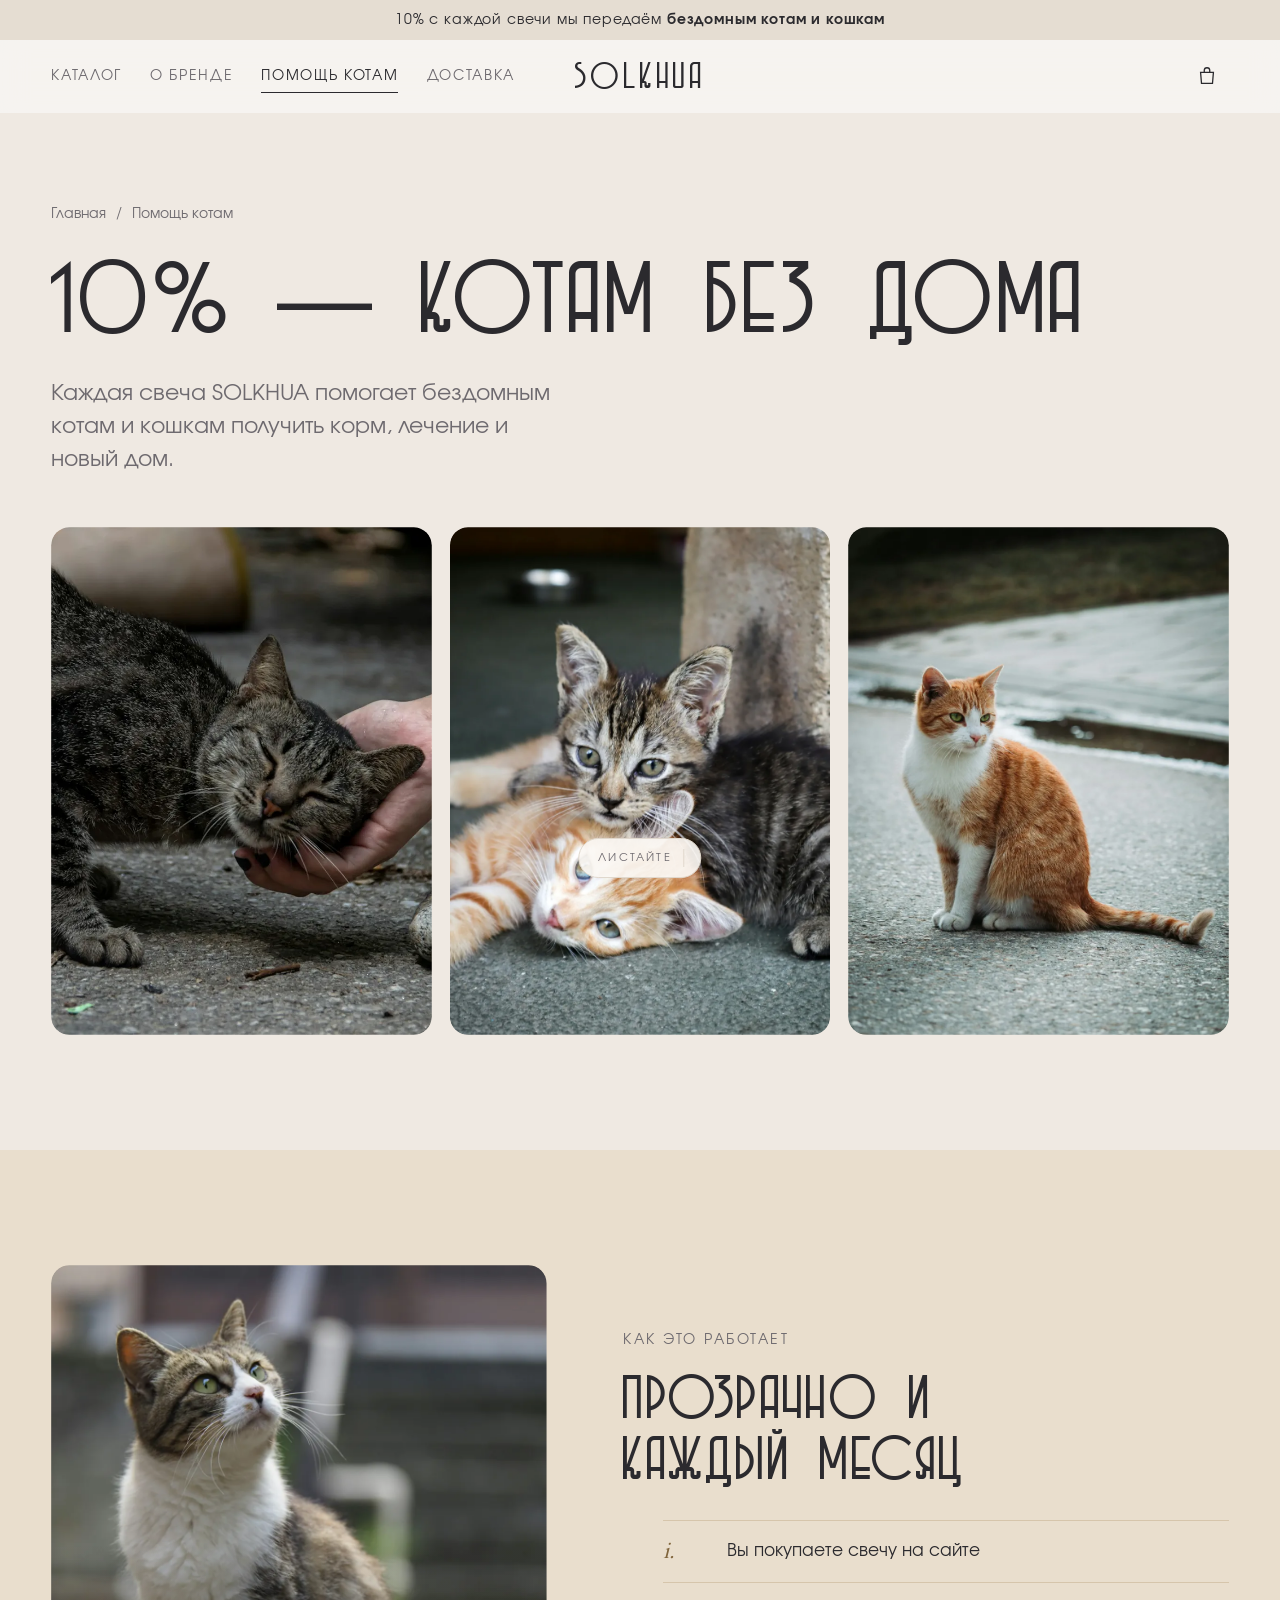
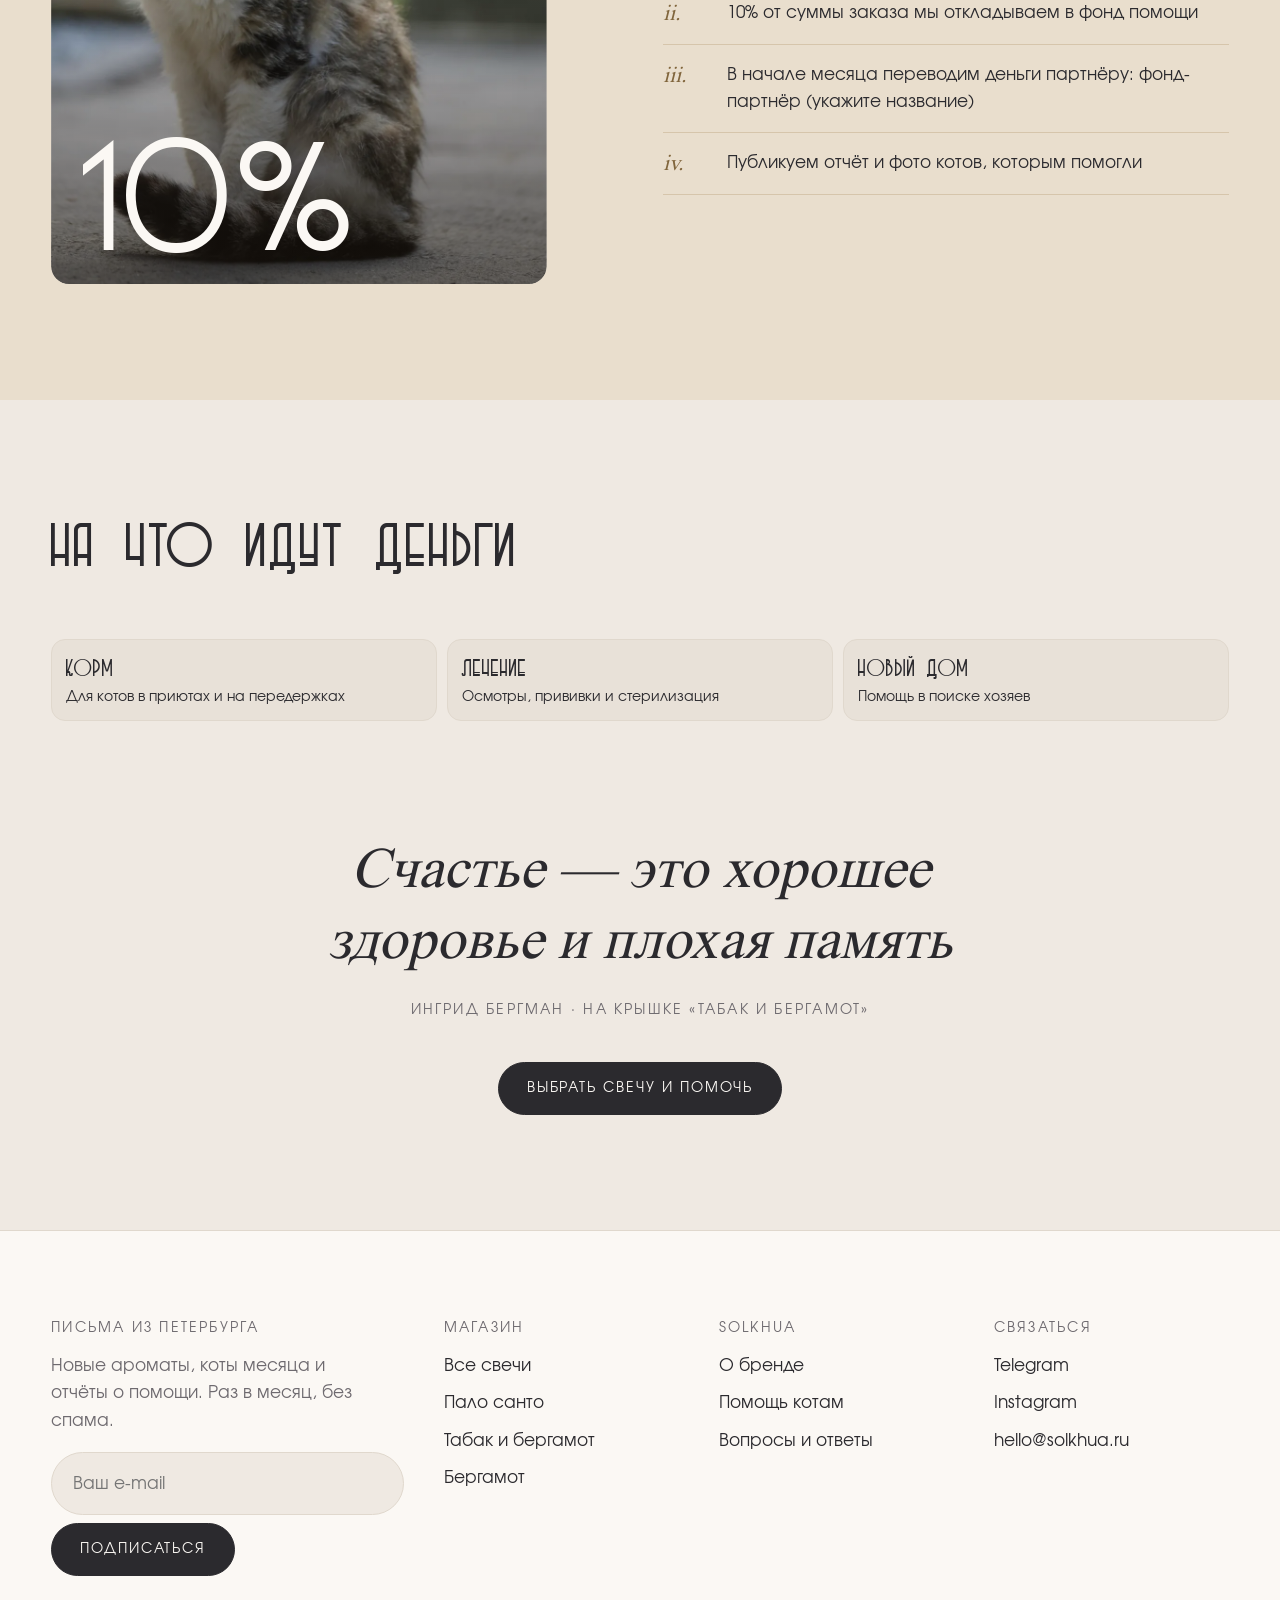
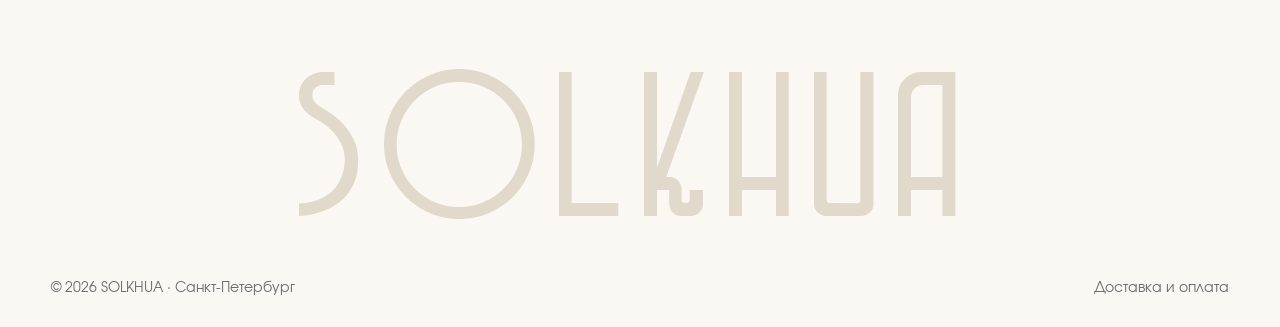
<file: charity.html>
<!doctype html>
<html lang="ru">
<head>
<meta charset="utf-8">
<meta name="viewport" content="width=device-width, initial-scale=1, viewport-fit=cover">
<title>Помощь котам — SOLKHUA</title>
<meta name="description" content="10% с каждой свечи SOLKHUA мы передаём на помощь бездомным котам и кошкам.">
<meta name="theme-color" content="#EFE9E2">
<meta property="og:title" content="Помощь котам — SOLKHUA">
<meta property="og:description" content="10% с каждой свечи SOLKHUA мы передаём на помощь бездомным котам и кошкам.">
<meta property="og:image" content="assets/img/og.jpg">
<meta property="og:type" content="website">
<link rel="icon" href="favicon.ico" sizes="32x32">
<link rel="icon" href="assets/img/favicon-light.svg" type="image/svg+xml" media="(prefers-color-scheme: light)">
<link rel="icon" href="assets/img/favicon-dark.svg" type="image/svg+xml" media="(prefers-color-scheme: dark)">
<link rel="apple-touch-icon" href="assets/img/apple-touch-icon.png">
<link rel="manifest" href="site.webmanifest">
<link rel="preload" href="fonts/Molodnyak.woff2?v=2" as="font" type="font/woff2" crossorigin>
<link rel="preload" href="fonts/Evolventa-Regular.woff2?v=2" as="font" type="font/woff2" crossorigin>
<link rel="stylesheet" href="assets/css/style.css?v=20261005b">
<script>document.documentElement.classList.add("js")</script>
</head>
<body data-page="charity">
<main id="main">
  <header class="page-head wrap">
    <nav class="crumbs" aria-label="Навигация"><a href="index.html">Главная</a><span>/</span><span>Помощь котам</span></nav>
    <h1 data-split>10% — котам без дома</h1>
    <p class="lead reveal">Каждая свеча SOLKHUA помогает бездомным котам и кошкам получить корм, лечение и новый дом.</p>
  </header>

  <section class="wrap" style="padding-top:0">
    <div class="board3">
      <figure class="reveal-img"><img src="assets/img/cats/care.webp" alt="Человек гладит уличного кота" loading="lazy"></figure>
      <figure class="reveal-img d1"><img src="assets/img/cats/kittens.webp" alt="Двое котят" loading="lazy"></figure>
      <figure class="reveal-img d2"><img src="assets/img/cats/ginger.webp" alt="Рыжий уличный кот" loading="lazy"></figure>
    </div>
  </section>

  <section class="charity">
    <div class="wrap charity-in">
      <div class="charity-media reveal-img"><img src="assets/img/cats/hope.webp" alt="Уличный кот смотрит вверх" loading="lazy"><span class="charity-num" data-count="10">10%</span></div>
      <div class="reveal d1">
        <span class="eyebrow">Как это работает</span>
        <h2>Прозрачно и каждый месяц</h2>
        <ol class="steps-list">
          <li><b>i.</b><span>Вы покупаете свечу на сайте</span></li>
          <li><b>ii.</b><span>10% от суммы заказа мы откладываем в фонд помощи</span></li>
          <li><b>iii.</b><span>В начале месяца переводим деньги партнёру: <span data-cfg="charityFund"></span></span></li>
          <li><b>iv.</b><span>Публикуем отчёт и фото котов, которым помогли</span></li>
        </ol>
      </div>
    </div>
  </section>

  <section class="wrap">
    <div class="head"><h2 data-split>На что идут деньги</h2></div>
    <div class="perks perks-lg reveal">
      <div><b>Корм</b>Для котов в приютах и на передержках</div>
      <div><b>Лечение</b>Осмотры, прививки и стерилизация</div>
      <div><b>Новый дом</b>Помощь в поиске хозяев</div>
    </div>
  </section>

  <section class="big-quote wrap" style="padding-top:0">
    <blockquote data-split>Счастье — это хорошее здоровье и&nbsp;плохая память</blockquote>
    <cite class="reveal">Ингрид Бергман · на крышке «Табак и бергамот»</cite>
    <p class="reveal" style="margin-top:40px"><a class="btn" href="catalog.html">Выбрать свечу и помочь</a></p>
  </section>
</main>
<script src="assets/js/data.js?v=20261005b"></script>
<script src="assets/js/app.js?v=20261005b"></script>
</body>
</html>
</file>
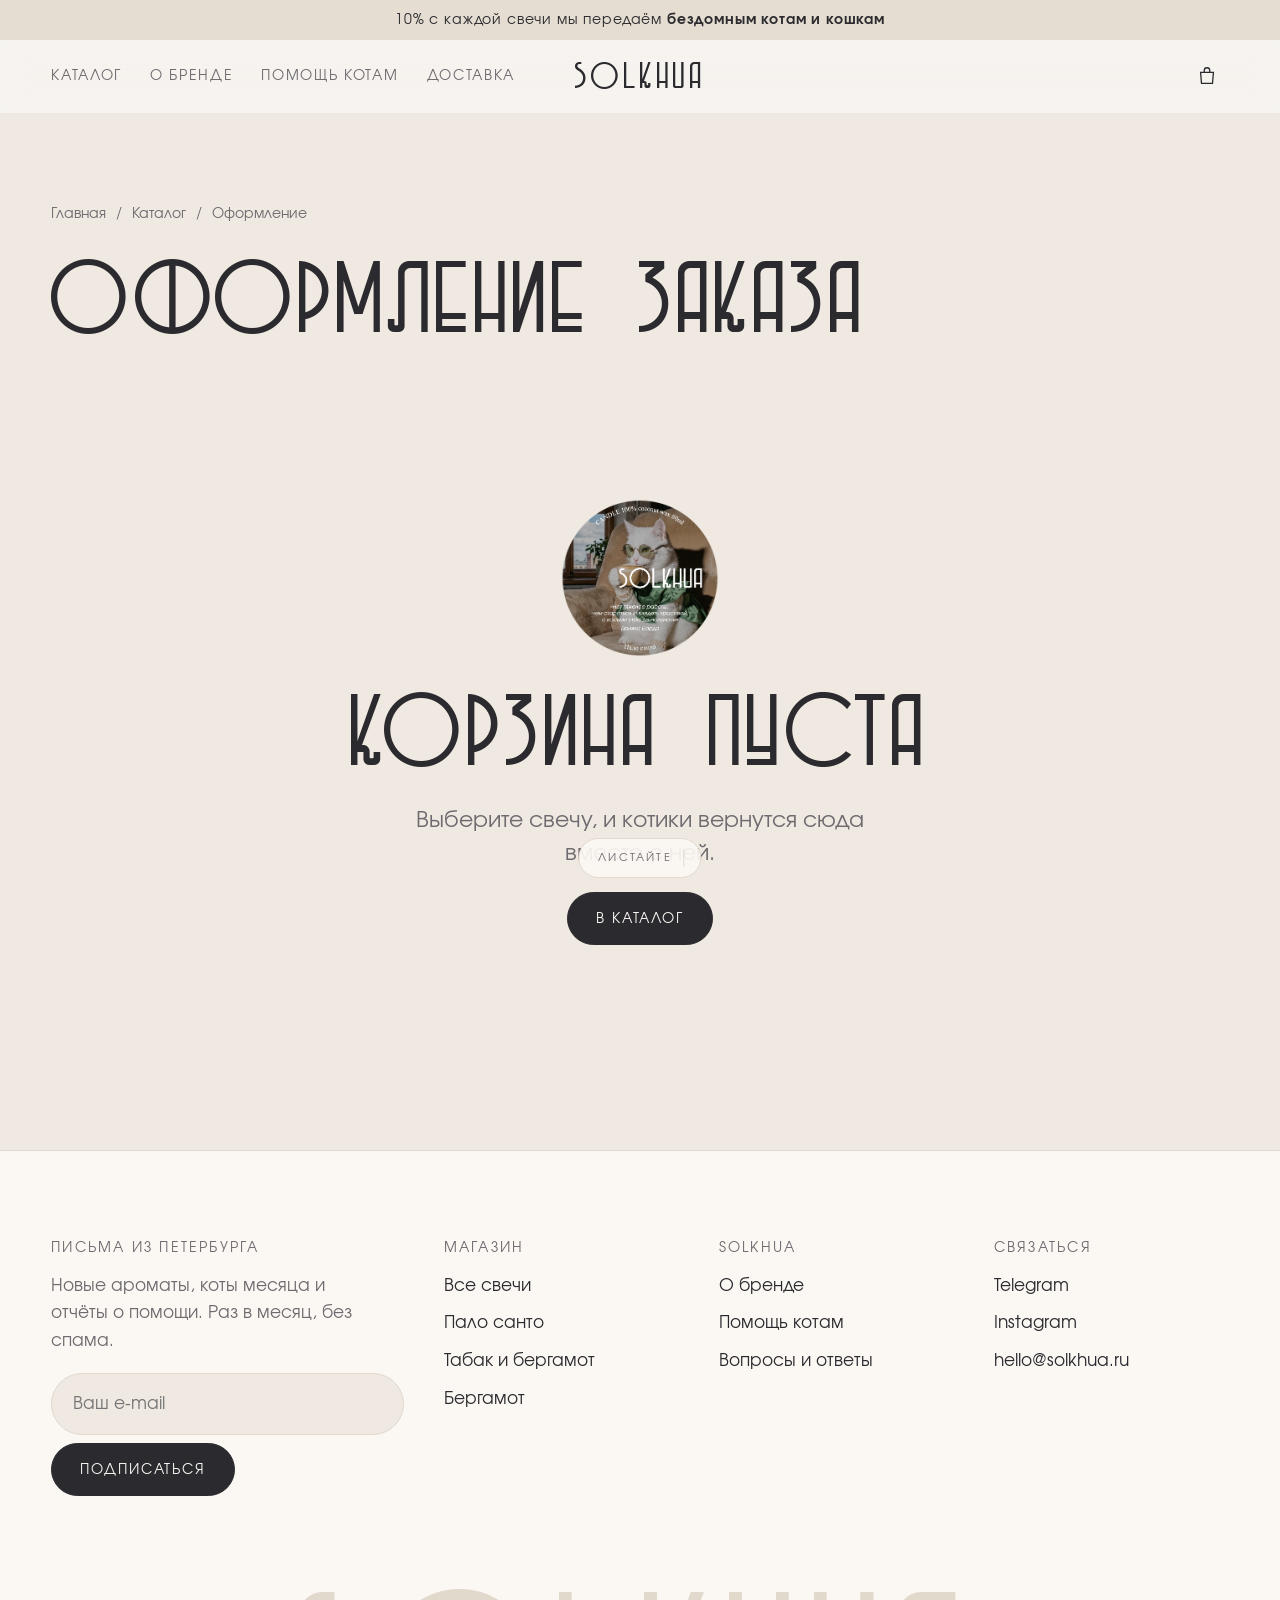
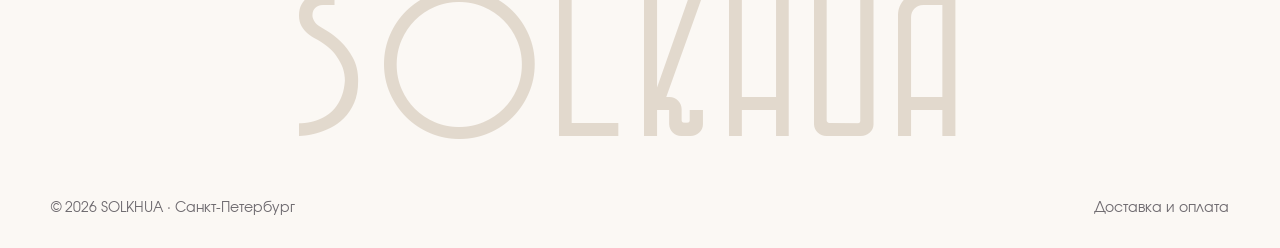
<file: checkout.html>
<!doctype html>
<html lang="ru">
<head>
<meta charset="utf-8">
<meta name="viewport" content="width=device-width, initial-scale=1, viewport-fit=cover">
<title>Оформление заказа — SOLKHUA</title>
<meta name="description" content="Оформление заказа в магазине SOLKHUA.">
<meta name="theme-color" content="#EFE9E2">
<meta property="og:title" content="Оформление заказа — SOLKHUA">
<meta property="og:description" content="Оформление заказа в магазине SOLKHUA.">
<meta property="og:image" content="assets/img/og.jpg">
<meta property="og:type" content="website">
<link rel="icon" href="favicon.ico" sizes="32x32">
<link rel="icon" href="assets/img/favicon-light.svg" type="image/svg+xml" media="(prefers-color-scheme: light)">
<link rel="icon" href="assets/img/favicon-dark.svg" type="image/svg+xml" media="(prefers-color-scheme: dark)">
<link rel="apple-touch-icon" href="assets/img/apple-touch-icon.png">
<link rel="manifest" href="site.webmanifest">
<link rel="preload" href="fonts/Molodnyak.woff2?v=2" as="font" type="font/woff2" crossorigin>
<link rel="preload" href="fonts/Evolventa-Regular.woff2?v=2" as="font" type="font/woff2" crossorigin>
<link rel="stylesheet" href="assets/css/style.css?v=20261005b">
<script>document.documentElement.classList.add("js")</script>
</head>
<body data-page="checkout">
<main id="main">
  <header class="page-head wrap" style="padding-bottom:clamp(20px,3vw,40px)">
    <nav class="crumbs" aria-label="Навигация"><a href="index.html">Главная</a><span>/</span><a href="catalog.html">Каталог</a><span>/</span><span>Оформление</span></nav>
    <h1 data-split>Оформление заказа</h1>
  </header>
  <div class="wrap checkout" id="checkout"></div>
</main>
<script src="assets/js/data.js?v=20261005b"></script>
<script src="assets/js/app.js?v=20261005b"></script>
</body>
</html>
</file>
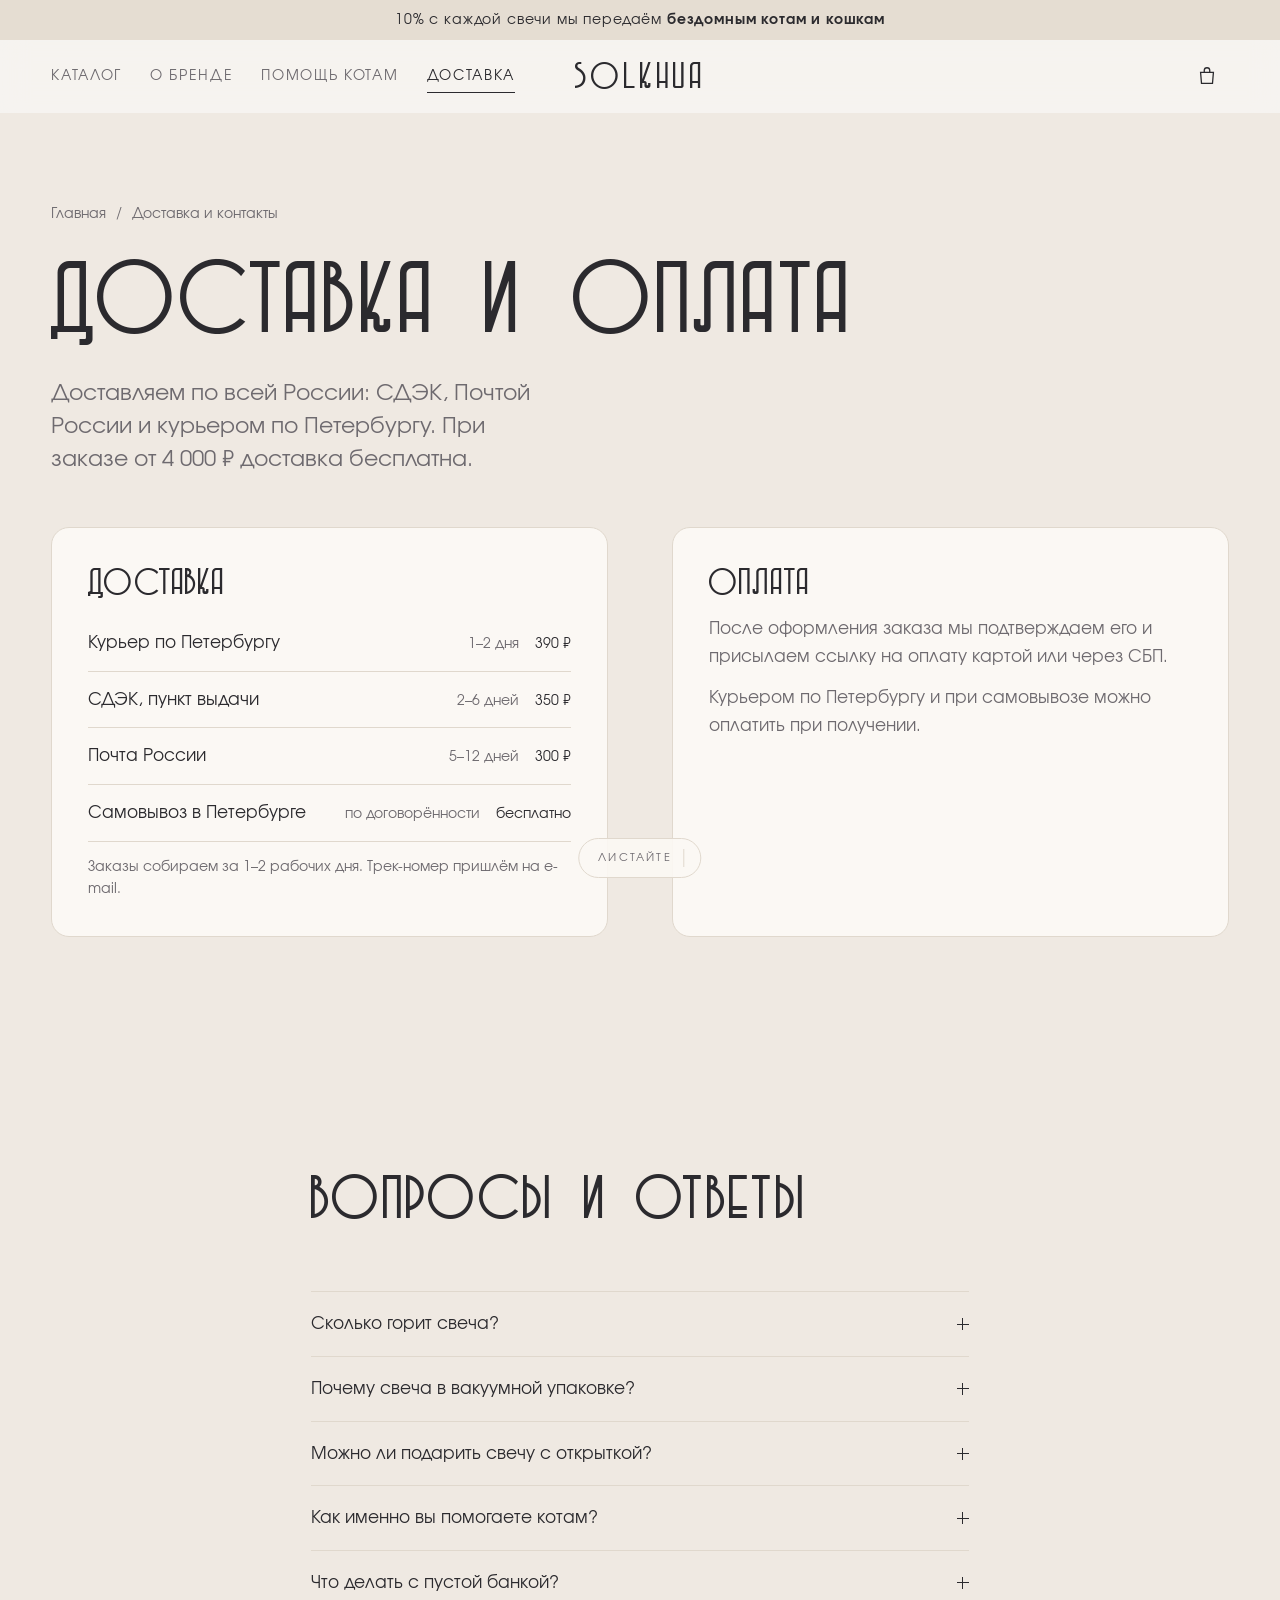
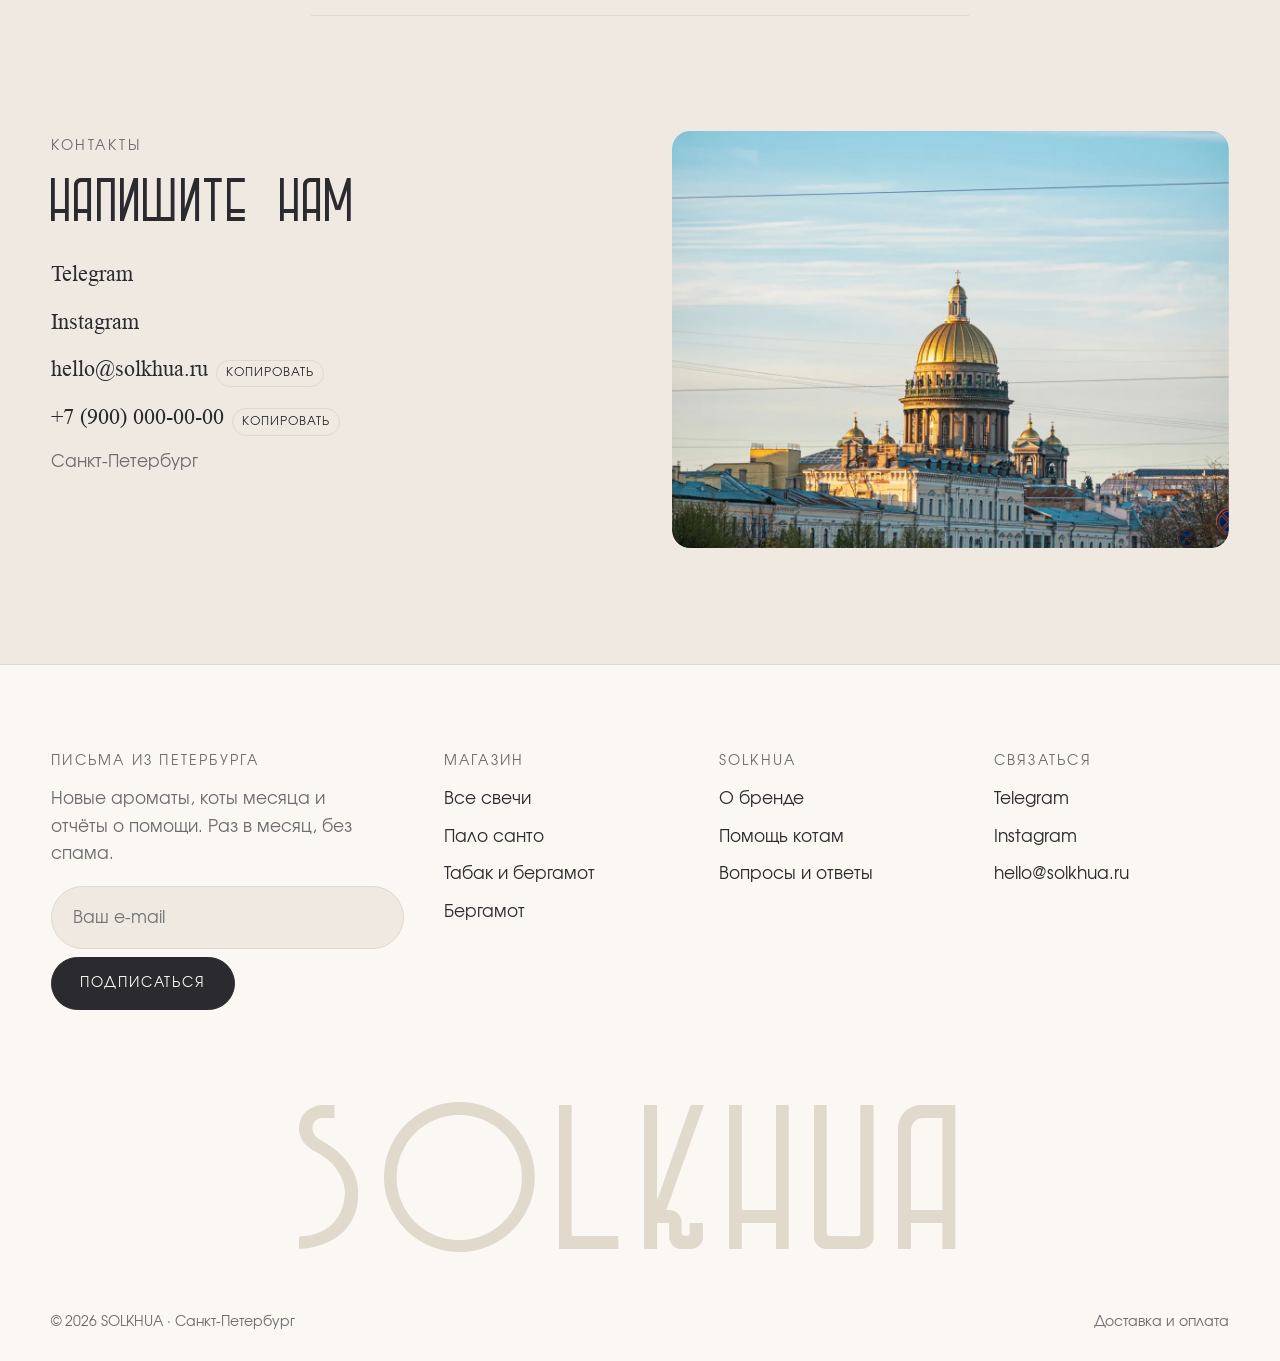
<file: info.html>
<!doctype html>
<html lang="ru">
<head>
<meta charset="utf-8">
<meta name="viewport" content="width=device-width, initial-scale=1, viewport-fit=cover">
<title>Доставка, оплата и контакты — SOLKHUA</title>
<meta name="description" content="Доставка свечей SOLKHUA по Петербургу и всей России, способы оплаты, ответы на вопросы и контакты.">
<meta name="theme-color" content="#EFE9E2">
<meta property="og:title" content="Доставка, оплата и контакты — SOLKHUA">
<meta property="og:description" content="Доставка свечей SOLKHUA по Петербургу и всей России, способы оплаты, ответы на вопросы и контакты.">
<meta property="og:image" content="assets/img/og.jpg">
<meta property="og:type" content="website">
<link rel="icon" href="favicon.ico" sizes="32x32">
<link rel="icon" href="assets/img/favicon-light.svg" type="image/svg+xml" media="(prefers-color-scheme: light)">
<link rel="icon" href="assets/img/favicon-dark.svg" type="image/svg+xml" media="(prefers-color-scheme: dark)">
<link rel="apple-touch-icon" href="assets/img/apple-touch-icon.png">
<link rel="manifest" href="site.webmanifest">
<link rel="preload" href="fonts/Molodnyak.woff2?v=2" as="font" type="font/woff2" crossorigin>
<link rel="preload" href="fonts/Evolventa-Regular.woff2?v=2" as="font" type="font/woff2" crossorigin>
<link rel="stylesheet" href="assets/css/style.css?v=20261005b">
<script>document.documentElement.classList.add("js")</script>
</head>
<body data-page="info">
<main id="main">
  <header class="page-head wrap">
    <nav class="crumbs" aria-label="Навигация"><a href="index.html">Главная</a><span>/</span><span>Доставка и контакты</span></nav>
    <h1 data-split>Доставка и&nbsp;оплата</h1>
    <p class="lead reveal">Доставляем по всей России: СДЭК, Почтой России и курьером по Петербургу. При заказе от <span data-free></span> доставка бесплатна.</p>
  </header>

  <section class="wrap" style="padding-top:0">
    <div class="info-grid">
      <div class="info-card reveal">
        <h2>Доставка</h2>
        <div class="ship-table" id="ship-table"></div>
        <p class="muted" style="font-size:var(--s--1)">Заказы собираем за 1–2 рабочих дня. Трек-номер пришлём на e-mail.</p>
      </div>
      <div class="info-card reveal d1">
        <h2>Оплата</h2>
        <p class="muted">После оформления заказа мы подтверждаем его и присылаем ссылку на оплату картой или через СБП.</p>
        <p class="muted">Курьером по Петербургу и при самовывозе можно оплатить при получении.</p>
      </div>
    </div>
  </section>

  <section class="narrow" id="faq">
    <div class="head"><h2 data-split>Вопросы и ответы</h2></div>
    <div class="acc reveal">
      <details><summary>Сколько горит свеча?</summary><div class="acc-body"><p>Время горения зависит от фитиля и условий в комнате. Чтобы свеча прогорала ровно, в первый раз дайте ей гореть, пока весь верхний слой воска не станет жидким.</p></div></details>
      <details><summary>Почему свеча в вакуумной упаковке?</summary><div class="acc-body"><p>Вакуум сохраняет аромат и защищает банку в дороге. Разрежьте плёнку ножницами по краю шва.</p></div></details>
      <details><summary>Можно ли подарить свечу с открыткой?</summary><div class="acc-body"><p>Да, напишите текст открытки в комментарии к заказу.</p></div></details>
      <details><summary>Как именно вы помогаете котам?</summary><div class="acc-body"><p>10% с каждой свечи мы переводим на корм, лечение и поиск дома для бездомных котов и кошек. <a class="link" href="charity.html">Подробнее</a></p></div></details>
      <details><summary>Что делать с пустой банкой?</summary><div class="acc-body"><p>Алюминиевая банка с резьбой отлично подходит для хранения мелочей: колец, скрепок, семян. Остатки воска удобно убрать, ненадолго поставив банку в тёплую воду.</p></div></details>
    </div>
  </section>

  <section class="wrap" id="contacts" style="padding-top:0">
    <div class="info-grid">
      <div class="reveal">
        <span class="eyebrow">Контакты</span>
        <h2 style="font-size:var(--s-3);margin:12px 0 24px">Напишите нам</h2>
        <div class="contact-list">
          <div><a id="tg-link" href="#" target="_blank" rel="noopener">Telegram</a></div>
          <div><a id="ig-link" href="#" target="_blank" rel="noopener">Instagram</a></div>
          <div><span class="serif" style="font-size:var(--s-1)" data-cfg="email"></span><button class="copy" type="button" data-copy="email">Копировать</button></div>
          <div><span class="serif" style="font-size:var(--s-1)" data-cfg="phone"></span><button class="copy" type="button" data-copy="phone">Копировать</button></div>
          <div class="muted" data-cfg="city"></div>
        </div>
      </div>
      <div class="media-r reveal-img" style="aspect-ratio:4/3"><img src="assets/img/spb/isaac-canal.webp" alt="Исаакиевский собор над каналом" loading="lazy"></div>
    </div>
  </section>
</main>
<script src="assets/js/data.js?v=20261005b"></script>
<script src="assets/js/app.js?v=20261005b"></script>
</body>
</html>
</file>
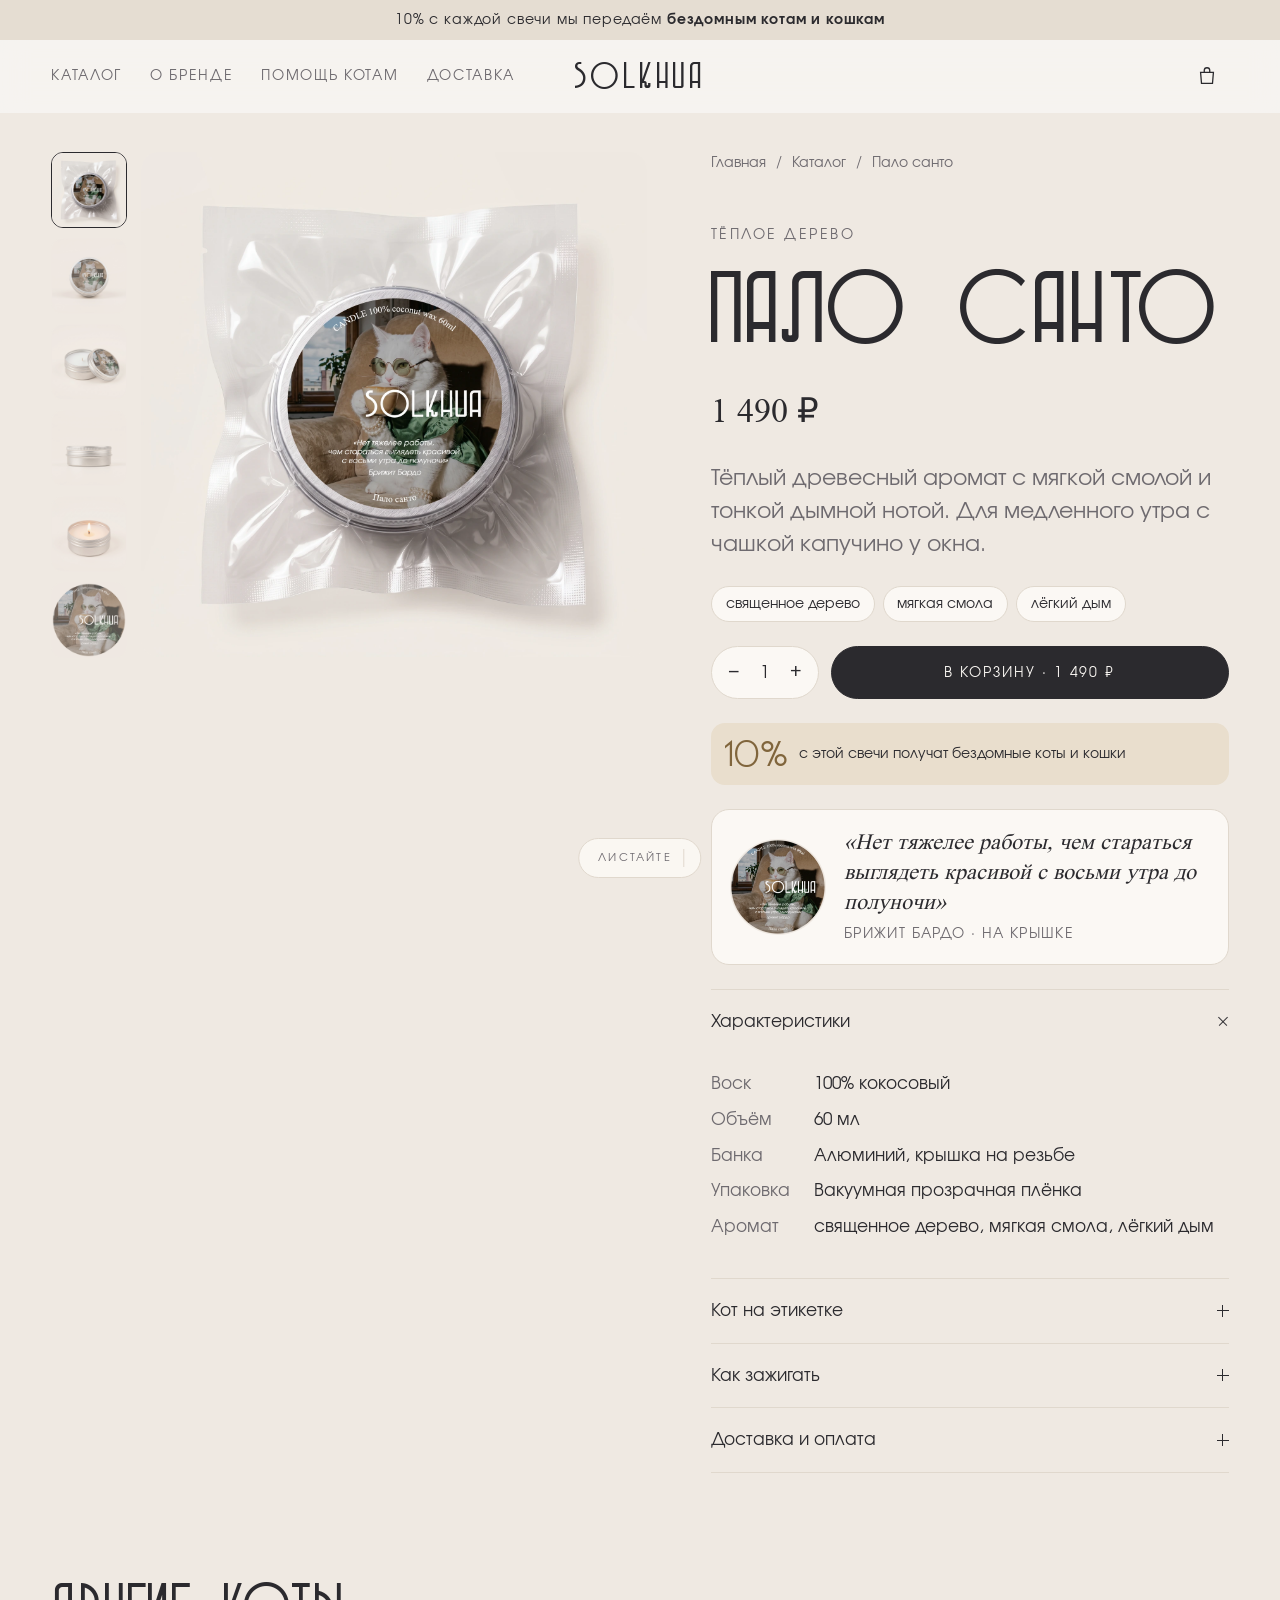
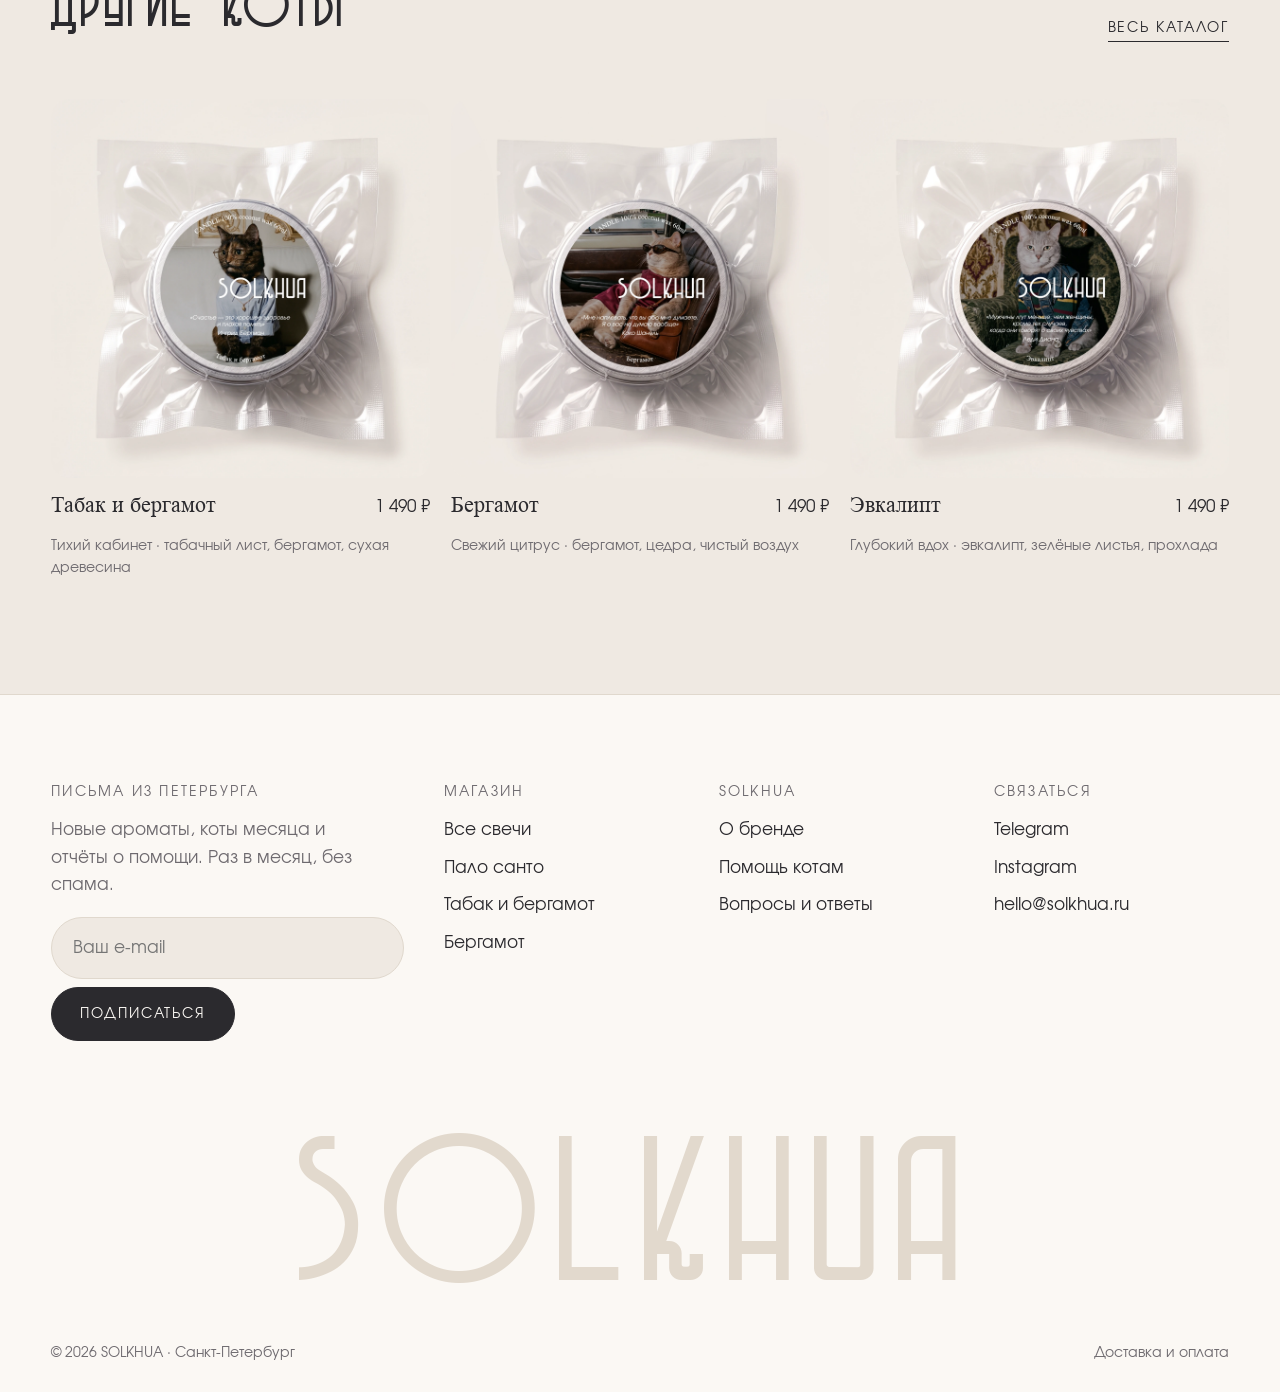
<file: product.html>
<!doctype html>
<html lang="ru">
<head>
<meta charset="utf-8">
<meta name="viewport" content="width=device-width, initial-scale=1, viewport-fit=cover">
<title>Свеча — SOLKHUA</title>
<meta name="description" content="Ароматическая свеча SOLKHUA из 100% кокосового воска, 60 мл.">
<meta name="theme-color" content="#EFE9E2">
<meta property="og:title" content="Свеча — SOLKHUA">
<meta property="og:description" content="Ароматическая свеча SOLKHUA из 100% кокосового воска, 60 мл.">
<meta property="og:image" content="assets/img/og.jpg">
<meta property="og:type" content="website">
<link rel="icon" href="favicon.ico" sizes="32x32">
<link rel="icon" href="assets/img/favicon-light.svg" type="image/svg+xml" media="(prefers-color-scheme: light)">
<link rel="icon" href="assets/img/favicon-dark.svg" type="image/svg+xml" media="(prefers-color-scheme: dark)">
<link rel="apple-touch-icon" href="assets/img/apple-touch-icon.png">
<link rel="manifest" href="site.webmanifest">
<link rel="preload" href="fonts/Molodnyak.woff2?v=2" as="font" type="font/woff2" crossorigin>
<link rel="preload" href="fonts/Evolventa-Regular.woff2?v=2" as="font" type="font/woff2" crossorigin>
<link rel="stylesheet" href="assets/css/style.css?v=20261005b">
<script>document.documentElement.classList.add("js")</script>
</head>
<body data-page="product">
<main id="main">
  <div class="wrap pdp" id="pdp"></div>
  <section class="wrap" style="padding-top:0">
    <div class="head"><h2 data-split>Другие коты</h2><a class="link reveal" href="catalog.html">Весь каталог</a></div>
    <div class="grid" id="related"></div>
  </section>
</main>
<script src="assets/js/data.js?v=20261005b"></script>
<script src="assets/js/app.js?v=20261005b"></script>
</body>
</html>
</file>
<file: assets/css/style.css>
/* ==========================================================
   SOLKHUA — стили сайта
   Шрифты: Molodnyak (заголовки), Evolventa (текст), Times New Roman (цитаты, ароматы).
   Файлы шрифтов кладутся в папку /fonts (см. fonts/README.md).
   ========================================================== */

/* ---------- шрифты (файлы в папке /fonts) ---------- */
@font-face{font-family:"Molodnyak";src:url("../../fonts/Molodnyak.woff2?v=2") format("woff2");font-weight:400;font-style:normal;font-display:block}
@font-face{font-family:"Evolventa";src:url("../../fonts/Evolventa-Regular.woff2?v=2") format("woff2");font-weight:400;font-style:normal;font-display:swap}
@font-face{font-family:"Evolventa";src:url("../../fonts/Evolventa-Bold.woff2?v=2") format("woff2");font-weight:700;font-style:normal;font-display:swap}
@font-face{font-family:"Evolventa";src:url("../../fonts/Evolventa-Oblique.woff2?v=2") format("woff2");font-weight:400;font-style:italic;font-display:swap}
@font-face{font-family:"Evolventa";src:url("../../fonts/Evolventa-BoldOblique.woff2?v=2") format("woff2");font-weight:700;font-style:italic;font-display:swap}
@font-face{font-family:"SK Times";src:url("../../fonts/TimesNewRoman.woff2?v=2") format("woff2");font-weight:400;font-style:normal;font-display:swap}

:root{
  /* Палитра: светлые спокойные тона, туман и белые ночи */
  --milk:#EFE9E2;        /* фон сайта = фон продуктовых фото */
  --white:#FBF8F4;
  --mist:#E8E1D8;
  --photo:#EFE9E2;
  --ink:#2B2A2E;
  --soft:#6E6A6F;
  --line:#E0D8CD;
  --accent:#A88A5C;      /* мягкая охра, тепло свечи */
  --accent-ink:#80653C;
  --accent-soft:#E9DECD;
  --lavender:#E5DDD2;

  /* Molodnyak содержит только строчные буквы (они нарисованы как жирные капители), поэтому
     текст этим шрифтом всегда набирается строчными; недостающие знаки (%, «», —) берутся из Evolventa */
  --f-display:"Molodnyak","Evolventa",sans-serif;
  --f-body:"Evolventa",Arial,sans-serif;
  --f-serif:"SK Times","Times New Roman",Times,serif;

  --s--1:clamp(.8rem,.77rem + .12vw,.88rem);
  --s-0:clamp(.98rem,.94rem + .18vw,1.08rem);
  --s-1:clamp(1.15rem,1.06rem + .4vw,1.4rem);
  --s-2:clamp(1.5rem,1.25rem + 1.1vw,2.2rem);
  --s-3:clamp(2.1rem,1.5rem + 2.6vw,3.8rem);
  --s-4:clamp(2.8rem,1.6rem + 5.4vw,6.6rem);

  --gutter:clamp(16px,4vw,56px);
  --r:18px;
  --ease:cubic-bezier(.22,.7,.18,1);
  --header-h:72px;
  color-scheme:light;
}

/* ---------- Molodnyak: всё, что набрано этим шрифтом, — строчными (в шрифте нет заглавных) ---------- */
:is(h1,h2,h3,legend,.logo,.wordmark,.big-num,.charity-num,.hero-facts b,.specs b,.perks b,.menu a,.charity-note b){text-transform:lowercase}
.logo{letter-spacing:.04em}

/* ---------- base ---------- */
*,*::before,*::after{box-sizing:border-box}
html{scroll-behavior:smooth;-webkit-text-size-adjust:100%}
[hidden]{display:none!important}
body{margin:0;background:var(--milk);color:var(--ink);font-family:var(--f-body);font-size:var(--s-0);line-height:1.6;-webkit-font-smoothing:antialiased;overflow-x:hidden}
img,video{max-width:100%;display:block}
a{color:inherit}
button{font:inherit;color:inherit}
h1,h2,h3,h4{font-family:var(--f-display);font-weight:400;line-height:1.08;margin:0;text-wrap:balance;letter-spacing:.005em}
p{margin:0}
ul{margin:0;padding:0;list-style:none}
:focus-visible{outline:2px solid var(--accent);outline-offset:3px;border-radius:6px}
::selection{background:var(--accent-soft)}
.wrap{max-width:1440px;margin-inline:auto;padding-inline:var(--gutter)}
.narrow{max-width:760px;margin-inline:auto;padding-inline:var(--gutter)}
.sr{position:absolute;width:1px;height:1px;overflow:hidden;clip:rect(0 0 0 0);white-space:nowrap}
.eyebrow{display:inline-block;font-size:var(--s--1);letter-spacing:.18em;text-transform:uppercase;color:var(--soft)}
.serif{font-family:var(--f-serif)}
.lead{font-size:var(--s-1);color:var(--soft);line-height:1.5;max-width:42ch}
.muted{color:var(--soft)}
section{padding-block:clamp(64px,9vw,140px)}

/* ---------- buttons ---------- */
.btn{position:relative;display:inline-flex;align-items:center;justify-content:center;gap:.6em;padding:1.05em 2em;border-radius:999px;border:1px solid var(--ink);background:var(--ink);color:var(--white);font-size:var(--s--1);letter-spacing:.14em;text-transform:uppercase;text-decoration:none;cursor:pointer;overflow:hidden;isolation:isolate;transition:color .45s var(--ease),border-color .45s var(--ease)}
.btn::before{content:"";position:absolute;inset:0;background:var(--milk);transform:translateY(101%);transition:transform .45s var(--ease);z-index:-1;border-radius:inherit}
.btn:hover{color:var(--ink)}
.btn:hover::before{transform:none}
.btn.light{background:transparent;color:var(--ink)}
.btn.light::before{background:var(--ink)}
.btn.light:hover{color:var(--white)}
.btn.block{width:100%}
.btn[disabled]{opacity:.5;pointer-events:none}
.link{background:none;border:0;padding:0 0 2px;border-bottom:1px solid currentColor;font-size:var(--s--1);letter-spacing:.14em;text-transform:uppercase;cursor:pointer;text-decoration:none;transition:color .3s,border-color .3s}
.link:hover{color:var(--accent-ink)}

/* ---------- announcement + header ---------- */
.announce{background:var(--lavender);color:var(--ink);text-align:center;font-size:var(--s--1);letter-spacing:.06em;padding:.65em var(--gutter)}
.announce b{font-weight:700}
.header{position:sticky;top:0;z-index:60;background:rgba(247,246,243,.82);backdrop-filter:saturate(1.4) blur(14px);-webkit-backdrop-filter:saturate(1.4) blur(14px);border-bottom:1px solid transparent;transition:border-color .4s,background .4s}
.header.scrolled{border-color:var(--line);background:rgba(247,246,243,.94)}
.header-in{height:var(--header-h);display:grid;grid-template-columns:1fr auto 1fr;align-items:center;gap:16px}
.nav{display:flex;gap:clamp(16px,2.2vw,34px)}
.nav a{position:relative;text-decoration:none;font-size:var(--s--1);letter-spacing:.12em;text-transform:uppercase;color:var(--soft);transition:color .3s}
.nav a::after{content:"";position:absolute;left:0;right:0;bottom:-6px;height:1px;background:var(--ink);transform:scaleX(0);transform-origin:right;transition:transform .4s var(--ease)}
.nav a:hover,.nav a[aria-current="page"]{color:var(--ink)}
.nav a:hover::after,.nav a[aria-current="page"]::after{transform:scaleX(1);transform-origin:left}
.logo{font-family:var(--f-display);font-size:clamp(1.55rem,1.2rem + 1.2vw,2.15rem);letter-spacing:.07em;text-decoration:none;line-height:1;white-space:nowrap}
.header-tools{display:flex;justify-content:flex-end;align-items:center;gap:6px}
.icon-btn{position:relative;display:inline-grid;place-items:center;width:44px;height:44px;border-radius:50%;border:0;background:transparent;cursor:pointer;transition:background .3s}
.icon-btn:hover{background:var(--mist)}
.icon-btn svg{width:22px;height:22px;stroke:currentColor;fill:none;stroke-width:1.4}
.cart-count{position:absolute;top:4px;right:2px;min-width:18px;height:18px;padding:0 5px;border-radius:999px;background:var(--ink);color:var(--white);font-size:.68rem;line-height:18px;text-align:center;font-variant-numeric:tabular-nums;transition:transform .35s var(--ease)}
.cart-count[data-empty="true"]{transform:scale(0)}
.cart-count.bump{animation:bump .5s var(--ease)}
@keyframes bump{40%{transform:scale(1.45)}}
.burger{display:none}

/* mobile menu */
.menu{position:fixed;inset:0;z-index:80;background:var(--milk);display:flex;flex-direction:column;padding:calc(var(--header-h) + 24px) var(--gutter) 40px;clip-path:circle(0% at calc(100% - 40px) 36px);transition:clip-path .7s var(--ease);visibility:hidden}
.menu.open{clip-path:circle(150% at calc(100% - 40px) 36px);visibility:visible}
.menu a{font-family:var(--f-display);font-size:var(--s-3);text-decoration:none;padding-block:.15em;opacity:0;transform:translateY(20px);transition:opacity .5s,transform .5s var(--ease)}
.menu.open a{opacity:1;transform:none}
.menu.open a:nth-child(2){transition-delay:.05s}.menu.open a:nth-child(3){transition-delay:.1s}.menu.open a:nth-child(4){transition-delay:.15s}.menu.open a:nth-child(5){transition-delay:.2s}.menu.open a:nth-child(6){transition-delay:.25s}
.menu-foot{margin-top:auto;display:flex;flex-direction:column;gap:6px;color:var(--soft)}
.menu-close{position:absolute;top:14px;right:calc(var(--gutter) - 8px)}

/* ---------- reveal on scroll (only when JS is on) ---------- */
.js .reveal{opacity:0;transform:translateY(34px);transition:opacity 1s var(--ease),transform 1s var(--ease)}
.js .reveal.in{opacity:1;transform:none}
.js .reveal-img{clip-path:inset(12% 0 0 0 round var(--r));transition:clip-path 1.3s var(--ease)}
.js .reveal-img.in{clip-path:inset(0 0 0 0 round var(--r))}
.d1{transition-delay:.08s!important}.d2{transition-delay:.16s!important}.d3{transition-delay:.24s!important}

/* split headline letters */
/* the mask is padded so slanted italic letters fit while words rise, and removed once they have */
.split .w{display:inline-block;overflow:hidden;vertical-align:top;padding:.12em .3em .2em;margin:-.12em -.3em -.12em}
.split.settled .w{overflow:visible}
.split .w>span{display:inline-block;transform:translateY(105%);transition:transform 1.1s var(--ease)}
.split.in .w>span{transform:none}

/* ---------- hero: scent switcher with floating candle ---------- */
.hero{position:relative;padding:0;overflow:hidden;background:var(--milk)}
.hero-word{position:absolute;left:0;right:0;top:50%;transform:translateY(-50%);text-align:center;font-family:var(--f-display);font-size:min(25vw,24rem);line-height:.8;letter-spacing:.02em;color:rgba(255,255,255,.55);white-space:nowrap;pointer-events:none;user-select:none}
.hero-in{position:relative;display:grid;grid-template-columns:minmax(0,1fr) minmax(0,1.25fr) minmax(0,.95fr);align-items:center;gap:clamp(16px,2vw,40px);min-height:min(calc(100svh - var(--header-h) - 34px),900px);padding-block:clamp(32px,4vw,64px)}
.hero-copy{display:flex;flex-direction:column;gap:clamp(18px,2vw,28px);min-width:0}
.hero h1{font-size:clamp(2.2rem,1.2rem + 2.6vw,4.4rem)}
.hero h1 .serif{display:block;font-style:italic;color:var(--accent-ink);font-size:.95em}
.hero-actions{display:flex;flex-wrap:wrap;gap:12px}
.hero-stage{position:relative;aspect-ratio:1;width:100%;max-width:660px;justify-self:center;perspective:1200px}
.hero-float{position:absolute;inset:0;animation:float 6s ease-in-out infinite}
.hero-tilt{position:absolute;inset:0;transform-style:preserve-3d;transition:transform .6s var(--ease)}
.hero-candle{position:absolute;inset:0;width:100%;height:100%;object-fit:cover;transition:opacity .8s var(--ease),transform 1s var(--ease)}
.hero-candle.enter{opacity:0;transform:scale(.97)}
@keyframes float{50%{transform:translateY(-14px) rotate(-1.5deg)}}
@keyframes shadow{50%{transform:scaleX(.86);opacity:.7}}
.hero-panel{display:flex;flex-direction:column;gap:16px;min-width:0;padding:clamp(18px,2vw,28px);border-radius:var(--r);background:var(--white);border:1px solid var(--line);box-shadow:0 30px 60px -40px rgba(80,60,40,.35)}
.hero-panel .eyebrow{color:var(--soft)}
.hero-name{font-family:var(--f-serif);font-size:var(--s-2);line-height:1.1}
.hero-quote{font-family:var(--f-serif);font-style:italic;font-size:var(--s-0);line-height:1.35;color:var(--ink);quotes:"«" "»"}
.hero-cite{display:block;margin-top:-8px;font-size:.72rem;letter-spacing:.14em;text-transform:uppercase;color:var(--soft)}
.hero-quote small{display:block;margin-top:6px;font-style:normal;font-size:.72rem;letter-spacing:.14em;text-transform:uppercase;color:var(--soft)}
.hero-notes{display:flex;flex-wrap:wrap;gap:6px}
.hero-notes li{padding:.35em .8em;border-radius:999px;background:var(--milk);font-size:.78rem}
.hero-buy{display:flex;align-items:center;justify-content:space-between;gap:12px;padding-top:14px;border-top:1px solid rgba(43,43,49,.1)}
.hero-buy .price{font-family:var(--f-serif);font-size:var(--s-1)}
.hero-buy .btn{padding:.9em 1.4em}
.hero-swap{transition:opacity .4s var(--ease),transform .5s var(--ease)}
.hero-swap.fade{opacity:0;transform:translateY(8px)}
.picker{display:flex;gap:10px;flex-wrap:wrap}
.pick{position:relative;width:52px;height:52px;padding:0;border:0;border-radius:50%;background:none;cursor:pointer;transition:transform .4s var(--ease)}
.pick img{width:100%;height:100%;border-radius:50%;object-fit:cover;box-shadow:0 6px 14px -6px rgba(40,40,60,.4)}
.pick svg{position:absolute;inset:-5px;width:62px;height:62px;transform:rotate(-90deg);pointer-events:none}
.pick circle{fill:none;stroke:var(--ink);stroke-width:1.4;stroke-dasharray:182;stroke-dashoffset:182;opacity:0}
.pick[aria-pressed="true"] circle{opacity:1}
.pick[aria-pressed="true"].run circle{animation:ring var(--dur,6s) linear forwards}
.pick[aria-pressed="true"]:not(.run) circle{stroke-dashoffset:0}
.pick:hover{transform:translateY(-3px)}
@keyframes ring{to{stroke-dashoffset:0}}
.hero-facts{display:grid;grid-template-columns:repeat(3,auto);justify-content:start;gap:8px clamp(18px,3vw,40px);padding-top:18px;border-top:1px solid rgba(43,43,49,.12)}
.hero-facts b{display:block;font-family:var(--f-display);font-weight:400;font-size:var(--s-2);line-height:1}
.hero-facts span{font-size:var(--s--1);color:var(--soft)}

/* ---------- marquee ---------- */
.marquee{overflow:hidden;border-block:1px solid var(--line);padding-block:20px;background:var(--white)}
.marquee-track{display:flex;width:max-content;gap:56px;animation:marquee 42s linear infinite}
.marquee span{font-family:var(--f-serif);font-style:italic;font-size:var(--s-2);color:var(--ink);white-space:nowrap;display:flex;align-items:center;gap:56px}
.marquee span::after{content:"";width:8px;height:8px;border-radius:50%;background:var(--accent)}
@keyframes marquee{to{transform:translateX(-50%)}}

/* ---------- section heads ---------- */
.head{display:flex;justify-content:space-between;align-items:flex-end;gap:24px 48px;flex-wrap:wrap;margin-bottom:clamp(32px,4.5vw,64px)}
.head h2{font-size:var(--s-3);max-width:16ch}
.head p{max-width:44ch;color:var(--soft)}

/* ---------- product cards ---------- */
.grid{display:grid;grid-template-columns:repeat(3,minmax(0,1fr));gap:clamp(14px,1.8vw,28px) clamp(12px,1.6vw,24px)}
.card{display:flex;flex-direction:column;gap:14px;min-width:0}
.card-visual{position:relative}
.card-media{position:relative;display:block;aspect-ratio:1;border-radius:var(--r);overflow:hidden;background:var(--photo)}
.card-media img{position:absolute;inset:0;width:100%;height:100%;object-fit:cover;transition:transform 1.2s var(--ease)}
/* ---------- card hover effects (switch in data.js: cardHover = "wipe" | "circle") ---------- */
/* wipe: the unpacked tin rises into view behind a soft-edged curtain; the packed tin drifts up and back */
[data-hover="wipe"] .card-media .main{transition:transform .7s cubic-bezier(.4,0,.2,1),opacity .7s cubic-bezier(.4,0,.2,1)}
[data-hover="wipe"] .card-media .alt{-webkit-mask-image:linear-gradient(to top,#000 42%,transparent 58%);mask-image:linear-gradient(to top,#000 42%,transparent 58%);-webkit-mask-size:100% 260%;mask-size:100% 260%;-webkit-mask-repeat:no-repeat;mask-repeat:no-repeat;-webkit-mask-position:0 0;mask-position:0 0;transform:translateY(1.5%);transition:-webkit-mask-position .7s cubic-bezier(.4,0,.2,1),mask-position .7s cubic-bezier(.4,0,.2,1),transform .7s cubic-bezier(.4,0,.2,1)}
[data-hover="wipe"] .card:hover .card-media .main{transform:translateY(-1%) scale(.985);opacity:.9}
[data-hover="wipe"] .card:hover .card-media .alt,[data-hover="wipe"] .card-media:focus-visible .alt{-webkit-mask-position:0 100%;mask-position:0 100%;transform:none}
/* circle: the unpacked tin is revealed by a circle growing from the cursor; the packed tin eases back */
[data-hover="circle"] .card-media .main{transition:transform .95s cubic-bezier(.2,.8,.2,1)}
[data-hover="circle"] .card-media .alt{clip-path:circle(0% at var(--x,50%) var(--y,50%));-webkit-clip-path:circle(0% at var(--x,50%) var(--y,50%));transition:clip-path .85s cubic-bezier(.2,.8,.2,1),-webkit-clip-path .85s cubic-bezier(.2,.8,.2,1),transform .95s cubic-bezier(.2,.8,.2,1);transform:scale(1.04);will-change:clip-path}
[data-hover="circle"] .card:hover .card-media .main{transform:scale(.96)}
[data-hover="circle"] .card:hover .card-media .alt{clip-path:circle(150% at var(--x,50%) var(--y,50%));-webkit-clip-path:circle(150% at var(--x,50%) var(--y,50%));transform:scale(1)}
[data-hover="circle"] .card-media:focus-visible .alt{clip-path:circle(150% at 50% 50%);-webkit-clip-path:circle(150% at 50% 50%)}
.card-badge{position:absolute;z-index:2;top:14px;left:14px;padding:.45em .95em;border-radius:999px;background:rgba(255,255,255,.85);font-size:.7rem;letter-spacing:.12em;text-transform:uppercase}
.card-quick{position:absolute;z-index:2;left:14px;right:14px;bottom:14px;display:flex;justify-content:center;padding:.95em;border:0;border-radius:999px;background:var(--white);box-shadow:0 10px 30px -18px rgba(60,45,30,.45);font-size:var(--s--1);letter-spacing:.14em;text-transform:uppercase;cursor:pointer;opacity:0;transform:translateY(10px);transition:transform .45s cubic-bezier(.2,.8,.2,1),opacity .35s ease,background .3s}
.card:hover .card-quick,.card-quick:focus-visible{opacity:1;transform:none}
.card-quick:hover{background:var(--white)}
.card-row{display:flex;justify-content:space-between;align-items:baseline;gap:12px}
.card-title{font-family:var(--f-serif);font-size:var(--s-1);text-decoration:none;line-height:1.2}
.card-title:hover{color:var(--accent-ink)}
.price{font-variant-numeric:tabular-nums;white-space:nowrap}
.card-meta{font-size:var(--s--1);color:var(--soft)}
@media (hover:none){.card-quick{opacity:1;transform:none;position:static;margin-top:10px;background:var(--white);border:1px solid var(--line)}}

/* ---------- scroll story ---------- */
.story{padding:0;background:linear-gradient(var(--milk),var(--mist) 18%,var(--mist) 82%,var(--milk))}
.story-track{position:relative;height:340vh}
.story-stick{position:sticky;top:0;height:100svh;display:grid;grid-template-columns:minmax(0,1fr) minmax(0,1fr);align-items:center;gap:clamp(24px,5vw,96px);padding-inline:var(--gutter);overflow:hidden}
.stage{position:relative;justify-self:center;width:min(100%,70svh);aspect-ratio:1;border-radius:28px;overflow:hidden;background:var(--photo);box-shadow:0 50px 120px -50px rgba(80,60,40,.45);transform:translateZ(0)}
.stage video{position:absolute;inset:0;width:100%;height:100%;object-fit:cover}
.frame{position:absolute;inset:0;opacity:0;transform:scale(1.08);transition:opacity .9s var(--ease),transform 1.4s var(--ease)}
.frame.on{opacity:1;transform:none}
.frame img{width:100%;height:100%;object-fit:cover}
.frame-zoom img{transform:scale(1.2);transform-origin:50% 40%}
.frame-zoom.on img{animation:breathe 6s ease-in-out infinite}
@keyframes breathe{50%{transform:scale(1.27)}}
.flame{position:absolute;left:51.25%;top:40.75%;width:6.5%;height:14%;transform:translate(-50%,-100%);pointer-events:none}
.flame i{position:absolute;inset:0;border-radius:50% 50% 50% 50%/62% 62% 38% 38%;background:radial-gradient(ellipse at 50% 80%,#fff 0 16%,#fff1c4 28%,#ffbf55 52%,rgba(255,140,40,0) 72%);filter:blur(.5px);transform-origin:50% 100%;animation:flick 1.7s ease-in-out infinite alternate}
.flame::after{content:"";position:absolute;left:50%;top:62%;width:1000%;height:640%;transform:translate(-50%,-50%);background:radial-gradient(circle,rgba(255,196,110,.42),rgba(255,170,70,0) 60%);animation:glow 2.6s ease-in-out infinite alternate}
@keyframes flick{0%{transform:scaleY(1) skewX(0)}35%{transform:scaleY(1.09) skewX(2deg)}70%{transform:scaleY(.94) skewX(-2deg)}100%{transform:scaleY(1.04) skewX(1deg)}}
@keyframes glow{to{opacity:.65}}
.warm{position:absolute;inset:0;background:radial-gradient(circle at 51% 38%,rgba(255,190,110,.25),rgba(80,50,20,.28) 78%);mix-blend-mode:multiply}
.steps{position:relative;min-height:340px}
.step{position:absolute;inset:0 0 auto 0;display:flex;flex-direction:column;gap:18px;opacity:0;transform:translateY(30px);transition:opacity .7s var(--ease),transform .7s var(--ease);pointer-events:none}
.step.on{opacity:1;transform:none;pointer-events:auto}
.step h3{font-size:var(--s-3)}
.step p{max-width:38ch;color:var(--soft);font-size:var(--s-1);line-height:1.5}
.specs{display:grid;grid-template-columns:repeat(3,minmax(0,auto));justify-content:start;gap:10px clamp(18px,3vw,40px)}
.specs b{display:block;font-family:var(--f-display);font-weight:400;font-size:var(--s-2);line-height:1.1}
.specs span{font-size:var(--s--1);color:var(--soft)}
.big-num{font-family:var(--f-display);font-size:var(--s-4);line-height:.9;color:var(--accent)}
.story-dots{position:absolute;left:var(--gutter);bottom:32px;display:flex;gap:8px}
.story-dots i{width:34px;height:2px;border-radius:2px;background:var(--line);overflow:hidden;position:relative}
.story-dots i::after{content:"";position:absolute;inset:0;background:var(--ink);transform:scaleX(var(--p,0));transform-origin:left}

/* ---------- cats ---------- */
.cats{display:grid;grid-template-columns:repeat(6,minmax(0,1fr));gap:clamp(14px,2vw,32px);align-items:start}
.cat{display:flex;flex-direction:column;gap:14px;align-items:center;text-align:center;text-decoration:none;min-width:0}
.cat:nth-child(even){margin-top:clamp(28px,5vw,84px)}
.cat-img{width:100%;aspect-ratio:1;border-radius:50%;overflow:hidden;box-shadow:0 26px 50px -24px rgba(50,50,70,.45);will-change:transform}
.cats-sec{overflow-x:clip}
.cat-wrap{width:100%;transition:transform .7s var(--ease)}
.cat:hover .cat-wrap{transform:translateY(-8px) scale(1.04)}
.cat-img img{width:100%;height:100%;object-fit:cover}
.cat b{font-weight:400;font-size:var(--s--1);letter-spacing:.14em;text-transform:uppercase}
.cat span{font-family:var(--f-serif);font-style:italic;color:var(--soft);font-size:var(--s-1);line-height:1.2}

/* ---------- feature split ---------- */
.split-block{display:grid;grid-template-columns:minmax(0,1fr) minmax(0,1fr);gap:clamp(32px,6vw,110px);align-items:center}
.split-block.rev>:first-child{order:2}
.split-block h2{font-size:var(--s-3);margin-bottom:22px}
.split-block p+p{margin-top:14px}
.split-block .lead{margin-bottom:28px}
.media-r{border-radius:var(--r);overflow:hidden;background:var(--photo);aspect-ratio:4/5}
.media-r img{width:100%;height:100%;object-fit:cover;transition:transform 1.4s var(--ease)}
.media-r:hover img{transform:scale(1.04)}

/* ---------- charity band ---------- */
.charity{background:var(--accent-soft)}
.charity-in{display:grid;grid-template-columns:minmax(0,.9fr) minmax(0,1.1fr);gap:clamp(32px,6vw,110px);align-items:center}
.charity-media{position:relative;aspect-ratio:4/5;border-radius:var(--r);overflow:hidden;background:var(--mist)}
.charity-media img{width:100%;height:100%;object-fit:cover}
.charity-media::after{content:"";position:absolute;inset:0;background:linear-gradient(180deg,rgba(0,0,0,0) 45%,rgba(30,22,14,.55))}
.charity-num{position:absolute;z-index:1;left:clamp(16px,3vw,32px);bottom:clamp(8px,2vw,20px);font-family:var(--f-display);font-size:clamp(5rem,2rem + 9vw,11rem);line-height:.9;color:#FBF8F4;letter-spacing:-.01em}
.charity h2{font-size:var(--s-3);margin:14px 0 20px}
.steps-list{display:grid;gap:0;margin:30px 0}
.steps-list li{display:grid;grid-template-columns:3em 1fr;gap:12px;padding:16px 0;border-top:1px solid rgba(168,138,92,.3)}
.steps-list li:last-child{border-bottom:1px solid rgba(168,138,92,.3)}
.steps-list b{font-family:var(--f-serif);font-style:italic;font-weight:400;color:var(--accent-ink);font-size:var(--s-1);line-height:1.3}

/* ---------- spb ---------- */
.coords{display:block;font-variant-numeric:tabular-nums;letter-spacing:.18em;font-size:var(--s--1);color:var(--accent-ink);margin-bottom:18px}
.board{display:grid;grid-template-columns:repeat(2,minmax(0,1fr));grid-auto-rows:minmax(0,1fr);gap:14px;aspect-ratio:1}
.board figure{position:relative;margin:0;border-radius:var(--r);overflow:hidden;background:var(--photo)}
.board figure:first-child{grid-row:span 2}
.board img{width:100%;height:100%;object-fit:cover;transition:transform 1.4s var(--ease)}
.board figure:hover img{transform:scale(1.05)}
.board figcaption{position:absolute;left:12px;bottom:12px;padding:.4em .9em;border-radius:999px;background:rgba(255,255,255,.85);font-size:.72rem;letter-spacing:.1em;text-transform:uppercase}
.swatches{display:grid;grid-template-columns:repeat(4,minmax(0,1fr));gap:10px;margin-top:34px}
.sw{display:flex;flex-direction:column;gap:8px;font-size:var(--s--1);color:var(--soft)}
.sw i{display:block;aspect-ratio:4/3;border-radius:12px;border:1px solid var(--line)}

/* ---------- city band (Petersburg) ---------- */
.city{position:relative;padding:0}
.city-img{position:relative;height:clamp(440px,78vh,820px);overflow:hidden;background:var(--mist)}
.city-img img{position:absolute;left:0;top:-12%;width:100%;height:124%;object-fit:cover;will-change:transform}
.city-img::after{content:"";position:absolute;inset:0;background:linear-gradient(90deg,rgba(30,22,14,.35),rgba(30,22,14,0) 60%)}
.city-in{position:absolute;inset:0;display:flex;align-items:flex-end;padding-block:clamp(24px,5vw,72px);pointer-events:none}
.city-card{pointer-events:auto;max-width:520px;padding:clamp(22px,3vw,40px);border-radius:var(--r);background:rgba(251,248,244,.9);backdrop-filter:blur(14px);-webkit-backdrop-filter:blur(14px)}
.city-card h2{font-size:var(--s-3);margin-bottom:18px}
.city-card .lead{margin-bottom:24px}
.board3{display:grid;grid-template-columns:repeat(3,minmax(0,1fr));gap:clamp(10px,1.4vw,20px)}
.board3 figure{position:relative;margin:0;aspect-ratio:3/4;border-radius:var(--r);overflow:hidden;background:var(--mist)}
.board3 img{width:100%;height:100%;object-fit:cover;transition:transform 1.4s var(--ease)}
.board3 figure:hover img{transform:scale(1.05)}
.board3 figcaption{position:absolute;left:12px;bottom:12px;padding:.4em .9em;border-radius:999px;background:rgba(251,248,244,.88);font-size:.72rem;letter-spacing:.1em;text-transform:uppercase}
.wide-img{position:relative;height:clamp(300px,60vh,640px);overflow:hidden;margin-inline:var(--gutter);border-radius:var(--r);background:var(--mist)}
.wide-img img{position:absolute;left:0;top:-10%;width:100%;height:120%;object-fit:cover;will-change:transform}
.perks-lg{grid-template-columns:repeat(auto-fit,minmax(220px,1fr));gap:14px}
.perks-lg div{padding:26px;background:var(--white);border:1px solid var(--line)}
.credit{font-size:.72rem;color:var(--soft)}
.credit a{color:inherit}

/* ---------- reviews / quote ---------- */
.big-quote{text-align:center}
.big-quote blockquote{margin:0 auto;max-width:24ch;font-family:var(--f-serif);font-style:italic;font-size:var(--s-3);line-height:1.15;text-wrap:balance}
.big-quote cite{display:block;margin-top:22px;font-style:normal;font-size:var(--s--1);letter-spacing:.16em;text-transform:uppercase;color:var(--soft)}

.quotes{position:relative;min-height:clamp(220px,24vw,300px);display:grid;place-items:center}
.q{position:absolute;inset:0;display:flex;flex-direction:column;align-items:center;justify-content:center;gap:22px;opacity:0;transform:translateY(16px);transition:opacity .8s var(--ease),transform .8s var(--ease);pointer-events:none}
.q.on{opacity:1;transform:none;pointer-events:auto}
.q blockquote{margin:0;max-width:26ch;font-family:var(--f-serif);font-style:italic;font-size:var(--s-3);line-height:1.15;text-wrap:balance}
.q cite{display:flex;align-items:center;gap:12px;font-style:normal;font-size:var(--s--1);letter-spacing:.16em;text-transform:uppercase;color:var(--soft)}
.q cite img{width:40px;height:40px;border-radius:50%}
.q-dots{display:flex;justify-content:center;gap:8px;margin-top:28px}
.q-dots button{width:8px;height:8px;padding:0;border:0;border-radius:50%;background:var(--line);cursor:pointer;transition:background .3s,transform .3s}
.q-dots button[aria-pressed="true"]{background:var(--ink);transform:scale(1.3)}

/* ---------- page header (inner pages) ---------- */
.page-head{padding-block:clamp(48px,7vw,110px) clamp(28px,4vw,56px)}
.page-head h1{font-size:var(--s-4)}
.page-head p{margin-top:20px}
.crumbs{display:flex;gap:10px;font-size:var(--s--1);color:var(--soft);margin-bottom:22px;flex-wrap:wrap}
.crumbs a{text-decoration:none}
.crumbs a:hover{color:var(--ink)}

/* catalog toolbar */
.toolbar{display:flex;justify-content:space-between;align-items:center;gap:16px;flex-wrap:wrap;padding-block:18px;border-block:1px solid var(--line);margin-bottom:clamp(24px,3vw,40px)}
.chips{display:flex;gap:8px;flex-wrap:wrap}
.chip{padding:.6em 1.2em;border-radius:999px;border:1px solid var(--line);background:var(--white);font-size:var(--s--1);cursor:pointer;transition:background .3s,border-color .3s,color .3s}
.chip:hover{border-color:var(--ink)}
.chip[aria-pressed="true"]{background:var(--ink);color:var(--white);border-color:var(--ink)}
.select{appearance:none;-webkit-appearance:none;padding:.65em 2.4em .65em 1.1em;border-radius:999px;border:1px solid var(--line);background:var(--white) url("data:image/svg+xml,%3Csvg xmlns='http://www.w3.org/2000/svg' width='12' height='8' viewBox='0 0 12 8'%3E%3Cpath d='M1 1l5 5 5-5' fill='none' stroke='%232B2B31' stroke-width='1.4'/%3E%3C/svg%3E") no-repeat right 1em center;font:inherit;font-size:var(--s--1);color:var(--ink);cursor:pointer}

/* ---------- product page ---------- */
.pdp{display:grid;grid-template-columns:minmax(0,1.15fr) minmax(0,1fr);gap:clamp(28px,5vw,88px);align-items:start;padding-block:clamp(24px,3vw,48px) clamp(64px,8vw,120px)}
.gallery{display:grid;grid-template-columns:76px minmax(0,1fr);min-width:0;gap:14px;position:sticky;top:calc(var(--header-h) + 20px)}
.thumbs{display:flex;flex-direction:column;gap:10px}
.thumb{padding:0;border:1px solid transparent;border-radius:12px;overflow:hidden;aspect-ratio:1;background:var(--photo);cursor:pointer;transition:border-color .3s,opacity .3s;opacity:.65}
.thumb img{width:100%;height:100%;object-fit:cover}
.thumb[aria-current="true"],.thumb:hover{opacity:1;border-color:var(--ink)}
.main-img{position:relative;aspect-ratio:1;border-radius:var(--r);overflow:hidden;background:var(--photo);cursor:zoom-in}
.main-img img[src*="cut-"]{object-fit:contain;padding:6%}
.thumb img[src*="cut-"]{object-fit:contain;background:var(--mist)}
.main-img img{position:absolute;inset:0;width:100%;height:100%;object-fit:cover;transition:opacity .5s var(--ease),transform .6s var(--ease)}
.main-img.zoom img{transform:scale(1.8);cursor:zoom-out}
.pdp-info{display:flex;flex-direction:column;gap:24px}
.pdp-info h1{font-size:var(--s-4)}
.pdp-price{font-family:var(--f-serif);font-size:var(--s-2)}
.notes{display:flex;flex-wrap:wrap;gap:8px}
.notes li{padding:.45em 1em;border-radius:999px;background:var(--white);border:1px solid var(--line);font-size:var(--s--1)}
.buy{display:flex;gap:12px;align-items:stretch}
.qty{display:flex;align-items:center;border:1px solid var(--line);border-radius:999px;background:var(--white)}
.qty button{width:44px;height:100%;min-height:48px;border:0;background:none;font-size:1.2rem;cursor:pointer}
.qty output,.qty span{min-width:2ch;text-align:center;font-variant-numeric:tabular-nums}
.buy .btn{flex:1}
.label-quote{display:grid;grid-template-columns:96px minmax(0,1fr);gap:18px;align-items:center;padding:18px;border-radius:var(--r);background:var(--white);border:1px solid var(--line)}
.label-quote img{border-radius:50%;aspect-ratio:1;object-fit:cover}
.label-quote q{font-family:var(--f-serif);font-style:italic;font-size:var(--s-1);line-height:1.3;quotes:"«" "»"}
.label-quote small{display:block;margin-top:6px;color:var(--soft);font-size:var(--s--1);letter-spacing:.1em;text-transform:uppercase}
.perks{display:grid;grid-template-columns:repeat(3,minmax(0,1fr));gap:10px}
.perks div{padding:14px;border-radius:14px;background:var(--mist);font-size:var(--s--1);line-height:1.35}
.perks b{display:block;font-family:var(--f-display);font-weight:400;font-size:var(--s-1);margin-bottom:4px}

/* accordion */
.acc{border-top:1px solid var(--line)}
.acc details{border-bottom:1px solid var(--line)}
.acc summary{list-style:none;display:flex;justify-content:space-between;align-items:center;gap:16px;padding:18px 0;cursor:pointer;font-size:var(--s-0)}
.acc summary::-webkit-details-marker{display:none}
.acc summary::after{content:"";width:12px;height:12px;flex:none;background:linear-gradient(currentColor,currentColor) center/100% 1px no-repeat,linear-gradient(currentColor,currentColor) center/1px 100% no-repeat;transition:transform .4s var(--ease)}
.acc details[open] summary::after{transform:rotate(45deg)}
.acc .acc-body{padding:0 0 20px;color:var(--soft);max-width:60ch}
.acc .acc-body p+p{margin-top:10px}
.spec-table{display:grid;grid-template-columns:auto 1fr;gap:8px 24px}
.spec-table dt{color:var(--soft)}
.spec-table dd{margin:0;color:var(--ink)}

/* ---------- cart drawer ---------- */
.overlay{position:fixed;inset:0;z-index:90;background:rgba(43,43,49,.28);backdrop-filter:blur(2px);-webkit-backdrop-filter:blur(2px);opacity:0;visibility:hidden;transition:opacity .5s var(--ease),visibility .5s}
.overlay.open{opacity:1;visibility:visible}
.drawer{position:fixed;top:0;right:0;bottom:0;z-index:95;width:min(440px,100%);display:flex;flex-direction:column;background:var(--milk);box-shadow:-30px 0 80px -30px rgba(40,40,60,.3);transform:translateX(102%);transition:transform .65s var(--ease);visibility:hidden}
.drawer.open{transform:none;visibility:visible}
.drawer-head{display:flex;justify-content:space-between;align-items:center;padding:18px 22px;border-bottom:1px solid var(--line)}
.drawer-head h2{font-size:var(--s-2)}
.drawer-body{flex:1;overflow-y:auto;padding:8px 22px}
.drawer-foot{padding:20px 22px calc(20px + env(safe-area-inset-bottom,0px));border-top:1px solid var(--line);display:grid;gap:14px;background:var(--white)}
.ship-bar{font-size:var(--s--1);color:var(--soft)}
.ship-bar i{display:block;height:3px;border-radius:3px;background:var(--line);margin-top:8px;overflow:hidden}
.ship-bar i::after{content:"";display:block;height:100%;width:var(--w,0%);background:var(--accent);transition:width .6s var(--ease)}
.line{display:grid;grid-template-columns:80px minmax(0,1fr) auto;gap:14px;align-items:center;padding:16px 0;border-bottom:1px solid var(--line);animation:lineIn .5s var(--ease)}
@keyframes lineIn{from{opacity:0;transform:translateX(20px)}}
.line img{border-radius:12px;aspect-ratio:1;object-fit:cover;background:var(--photo)}
.line-name{font-family:var(--f-serif);font-size:var(--s-1);line-height:1.2;text-decoration:none}
.line-tools{display:flex;align-items:center;gap:12px;margin-top:8px}
.line .qty button{min-height:34px;width:34px}
.remove{background:none;border:0;padding:0;font-size:var(--s--1);color:var(--soft);text-decoration:underline;cursor:pointer}
.total-row{display:flex;justify-content:space-between;align-items:baseline;font-size:var(--s-1)}
.total-row b{font-weight:400;font-family:var(--f-serif);font-size:var(--s-2)}
.empty{display:flex;flex-direction:column;align-items:center;justify-content:center;gap:16px;text-align:center;height:100%;padding-block:40px;color:var(--soft)}
.empty img{width:150px;border-radius:50%}

/* ---------- checkout ---------- */
.checkout{display:grid;grid-template-columns:minmax(0,1.3fr) minmax(0,1fr);gap:clamp(28px,5vw,88px);align-items:start;padding-bottom:clamp(64px,8vw,120px)}
.form{display:grid;gap:32px}
.fieldset{border:0;padding:0;margin:0;display:grid;gap:14px}
.fieldset legend{font-family:var(--f-display);font-size:var(--s-2);margin-bottom:10px;padding:0}
.row2{display:grid;grid-template-columns:repeat(2,minmax(0,1fr));gap:14px}
.field{display:flex;flex-direction:column;gap:6px}
.field label{font-size:var(--s--1);color:var(--soft)}
.field input,.field textarea,.field select{width:100%;padding:.95em 1.1em;border-radius:14px;border:1px solid var(--line);background:var(--white);font:inherit;color:var(--ink);transition:border-color .3s,box-shadow .3s}
.field textarea{min-height:96px;resize:vertical}
.field input:focus,.field textarea:focus,.field select:focus{outline:none;border-color:var(--ink);box-shadow:0 0 0 4px var(--mist)}
.field .err{display:none;font-size:var(--s--1);color:#A4473B}
.field.invalid input,.field.invalid select{border-color:#A4473B}
.field.invalid .err{display:block}
.radios{display:grid;gap:10px}
.radio{display:grid;grid-template-columns:auto 1fr auto;gap:14px;align-items:center;padding:16px 18px;border-radius:14px;border:1px solid var(--line);background:var(--white);cursor:pointer;transition:border-color .3s,box-shadow .3s}
.radio:hover{border-color:#c9c6bf}
.radio:has(input:checked){border-color:var(--ink);box-shadow:0 0 0 3px var(--mist)}
.radio input{accent-color:var(--ink);width:18px;height:18px;margin:0}
.radio small{display:block;color:var(--soft);font-size:var(--s--1)}
.summary{position:sticky;top:calc(var(--header-h) + 20px);display:grid;gap:16px;padding:24px;border-radius:var(--r);background:var(--white);border:1px solid var(--line)}
.summary h2{font-size:var(--s-2)}
.sum-row{display:flex;justify-content:space-between;gap:12px;font-size:var(--s-0)}
.sum-row.total{padding-top:14px;border-top:1px solid var(--line);font-size:var(--s-1)}
.sum-row.total b{font-family:var(--f-serif);font-weight:400;font-size:var(--s-2)}
.sum-lines{display:grid;gap:12px}
.sum-line{display:grid;grid-template-columns:56px minmax(0,1fr) auto;gap:12px;align-items:center;font-size:var(--s--1)}
.sum-line img{border-radius:10px;aspect-ratio:1;object-fit:cover;background:var(--photo)}
.sum-line b{display:block;font-family:var(--f-serif);font-weight:400;font-size:var(--s-0)}
.charity-note{display:flex;gap:12px;align-items:center;padding:14px;border-radius:14px;background:var(--accent-soft);font-size:var(--s--1);line-height:1.4}
.charity-note b{font-family:var(--f-display);font-weight:400;font-size:var(--s-2);color:var(--accent-ink);line-height:1}
.done{text-align:center;display:flex;flex-direction:column;align-items:center;gap:22px;padding-block:clamp(48px,8vw,120px)}
.done h1{font-size:var(--s-4)}
.done-check{width:88px;height:88px;border-radius:50%;background:var(--accent-soft);display:grid;place-items:center}
.done-check svg{width:40px;height:40px;stroke:var(--accent-ink);fill:none;stroke-width:1.6;stroke-dasharray:60;stroke-dashoffset:60;animation:draw 1s .3s var(--ease) forwards}
@keyframes draw{to{stroke-dashoffset:0}}

/* ---------- info page ---------- */
.info-grid{display:grid;grid-template-columns:minmax(0,1fr) minmax(0,1fr);gap:clamp(28px,5vw,88px)}
.info-card{padding:clamp(22px,3vw,36px);border-radius:var(--r);background:var(--white);border:1px solid var(--line);display:grid;gap:14px;align-content:start}
.info-card h2{font-size:var(--s-2)}
.ship-table{display:grid;gap:0}
.ship-table div{display:grid;grid-template-columns:minmax(0,1fr) auto auto;gap:16px;padding:14px 0;border-bottom:1px solid var(--line);font-size:var(--s--1);align-items:baseline}
.ship-table div span:first-child{font-size:var(--s-0)}
.ship-table b{font-weight:400;font-variant-numeric:tabular-nums}
.contact-list{display:grid;gap:12px}
.contact-list a{text-decoration:none;font-size:var(--s-1);font-family:var(--f-serif)}
.contact-list a:hover{color:var(--accent-ink)}
.copy{background:none;border:1px solid var(--line);border-radius:999px;padding:.3em .8em;font-size:.72rem;letter-spacing:.08em;text-transform:uppercase;cursor:pointer;margin-left:8px;vertical-align:middle}

/* ---------- footer ---------- */
.footer{background:var(--white);border-top:1px solid var(--line);padding-block:clamp(56px,7vw,100px) 28px}
.foot-grid{display:grid;grid-template-columns:minmax(0,1.5fr) repeat(3,minmax(0,1fr));gap:40px}
.foot-grid h4{font-family:var(--f-body);font-size:var(--s--1);letter-spacing:.16em;text-transform:uppercase;color:var(--soft);margin-bottom:16px}
.foot-grid ul{display:grid;gap:10px}
.foot-grid a{text-decoration:none;transition:color .3s}
.foot-grid a:hover{color:var(--accent-ink)}
.sub{display:flex;gap:8px;flex-wrap:wrap;margin-top:18px}
.sub input{flex:1 1 200px;min-width:0;padding:.95em 1.2em;border-radius:999px;border:1px solid var(--line);background:var(--milk);font:inherit;color:var(--ink)}
.sub input:focus{outline:none;border-color:var(--ink)}
.wordmark{font-family:var(--f-display);font-size:min(15vw,15rem);line-height:1;padding-block:.06em;letter-spacing:.04em;text-align:center;margin-top:clamp(40px,5vw,80px);color:#E2D9CD;white-space:nowrap;overflow:hidden;user-select:none}
.legal{display:flex;justify-content:space-between;gap:16px;flex-wrap:wrap;margin-top:22px;font-size:var(--s--1);color:var(--soft)}
.legal a{text-decoration:none}

/* ---------- scroll hint ---------- */
.scroll-hint{position:fixed;left:50%;bottom:calc(22px + env(safe-area-inset-bottom,0px));z-index:70;display:flex;align-items:center;gap:12px;padding:10px 16px 10px 19px;border:1px solid var(--line);border-radius:999px;background:rgba(251,248,244,.92);color:var(--soft);font:inherit;font-size:.68rem;line-height:1;letter-spacing:.2em;text-transform:uppercase;cursor:pointer;opacity:0;visibility:hidden;transform:translate(-50%,10px);transition:opacity .6s var(--ease),transform .6s var(--ease),visibility .6s,color .3s,border-color .3s;-webkit-tap-highlight-color:transparent}
.scroll-hint.on{opacity:1;visibility:visible;transform:translate(-50%,0)}
.scroll-hint:hover{color:var(--ink);border-color:var(--ink)}
.scroll-hint i{position:relative;width:1px;height:18px;background:var(--line);overflow:hidden}
.scroll-hint i::after{content:"";position:absolute;inset:0;background:var(--ink);transform:translateY(-100%);animation:hintDrop 1.9s var(--ease) infinite}
@keyframes hintDrop{60%,100%{transform:translateY(100%)}}

/* ---------- toast ---------- */
.toast{position:fixed;left:50%;bottom:calc(24px + env(safe-area-inset-bottom,0px));z-index:120;display:flex;align-items:center;gap:12px;padding:10px 18px 10px 10px;border-radius:999px;background:var(--ink);color:var(--white);font-size:var(--s--1);letter-spacing:.04em;box-shadow:0 20px 40px -20px rgba(0,0,0,.4);opacity:0;pointer-events:none;transform:translate(-50%,30px);transition:opacity .4s var(--ease),transform .5s var(--ease)}
.toast.show{opacity:1;transform:translate(-50%,0);pointer-events:auto}
.toast img{width:34px;height:34px;border-radius:50%;object-fit:cover}
.toast:not(:has(img)){padding-left:18px}
.toast button{background:none;border:0;color:var(--white);text-decoration:underline;cursor:pointer;font-size:inherit;padding:0 0 0 6px}

/* ---------- page transitions ---------- */
@view-transition{navigation:auto}
::view-transition-old(root){animation:vtOut .45s var(--ease) both}
::view-transition-new(root){animation:vtIn .7s var(--ease) both}
@keyframes vtOut{to{opacity:0;transform:translateY(-14px)}}
@keyframes vtIn{from{opacity:0;transform:translateY(22px)}}
::view-transition-group(product-hero){animation-duration:.8s;animation-timing-function:var(--ease)}
.curtain{position:fixed;inset:0;z-index:200;background:var(--milk);pointer-events:none;opacity:0;transition:opacity .35s var(--ease)}
.curtain.on{opacity:1}

/* ---------- responsive ---------- */
@media (max-width:1080px){
  .cats{grid-template-columns:repeat(3,minmax(0,1fr))}
  .cat:nth-child(even){margin-top:0}
  .cat:nth-child(3n+2){margin-top:clamp(28px,5vw,60px)}
}
@media (max-width:960px){
  :root{--header-h:64px}
  .nav{display:none}
  .burger{display:inline-grid}
  .header-in{grid-template-columns:auto 1fr auto}
  .header-in .logo{justify-self:center}
  .hero-in{grid-template-columns:1fr;min-height:0;padding-block:16px 48px}
  .city-in{position:static;padding-block:0}
  .city-card{max-width:none;margin-top:-64px;position:relative;background:var(--white);border:1px solid var(--line)}
  .city-img{height:clamp(320px,60vh,560px)}
  .city-img::after{display:none}
  .hero-stage{order:-1;max-width:460px}
  .hero-word{top:22%;font-size:30vw}
  .grid{grid-template-columns:repeat(2,minmax(0,1fr))}
  .split-block,.charity-in,.pdp,.checkout,.info-grid{grid-template-columns:1fr}
  .split-block.rev>:first-child{order:0}
  .gallery,.summary{position:static}
  .story-stick{grid-template-columns:1fr;grid-template-rows:auto auto;align-content:center;gap:24px}
  .stage{width:min(80vw,44svh)}
  .steps{min-height:260px}
  .step h3{font-size:var(--s-2)}
  .step p{font-size:var(--s-0)}
  .foot-grid{grid-template-columns:1fr 1fr}
  .charity-num{font-size:clamp(6rem,30vw,12rem)}
}
@media (max-width:620px){
  .grid{grid-template-columns:1fr}
  .cats{grid-template-columns:repeat(2,minmax(0,1fr))}
  .cat:nth-child(3n+2){margin-top:0}
  .cat:nth-child(even){margin-top:36px}
  .hero-facts,.specs{grid-template-columns:repeat(3,minmax(0,1fr))}
  .picker{flex-wrap:nowrap;overflow-x:auto;padding:6px 4px;margin:-6px -4px;scrollbar-width:none}
  .pick{flex:none}
  .gallery{grid-template-columns:1fr}
  .thumbs{flex-direction:row;order:2;overflow-x:auto;scrollbar-width:none;padding-bottom:2px}
  .thumbs::-webkit-scrollbar{display:none}
  .thumb{width:64px;flex:none}
  .row2,.perks{grid-template-columns:1fr}
  .swatches{grid-template-columns:repeat(2,minmax(0,1fr))}
  .board3{display:flex;overflow-x:auto;scroll-snap-type:x mandatory;gap:12px;margin-inline:calc(var(--gutter) * -1);padding-inline:var(--gutter);scrollbar-width:none}
  .board3::-webkit-scrollbar{display:none}
  .board3 figure{flex:0 0 72%;scroll-snap-align:center}
  .wide-img{margin-inline:0;border-radius:0}
  .foot-grid{grid-template-columns:1fr}
  .story-dots{display:none}
  .quotes{min-height:320px}
  .q blockquote{font-size:var(--s-2)}
  .buy{flex-direction:column}
  .qty{align-self:flex-start}
  .label-quote{grid-template-columns:72px minmax(0,1fr)}
}
@media (prefers-reduced-motion:reduce){
  *,*::before,*::after{animation:none!important;transition:none!important;scroll-behavior:auto!important}
  .js .reveal,.js .reveal-img,.split .w>span{opacity:1!important;transform:none!important;clip-path:none!important}
  @view-transition{navigation:none}
}
</file>
